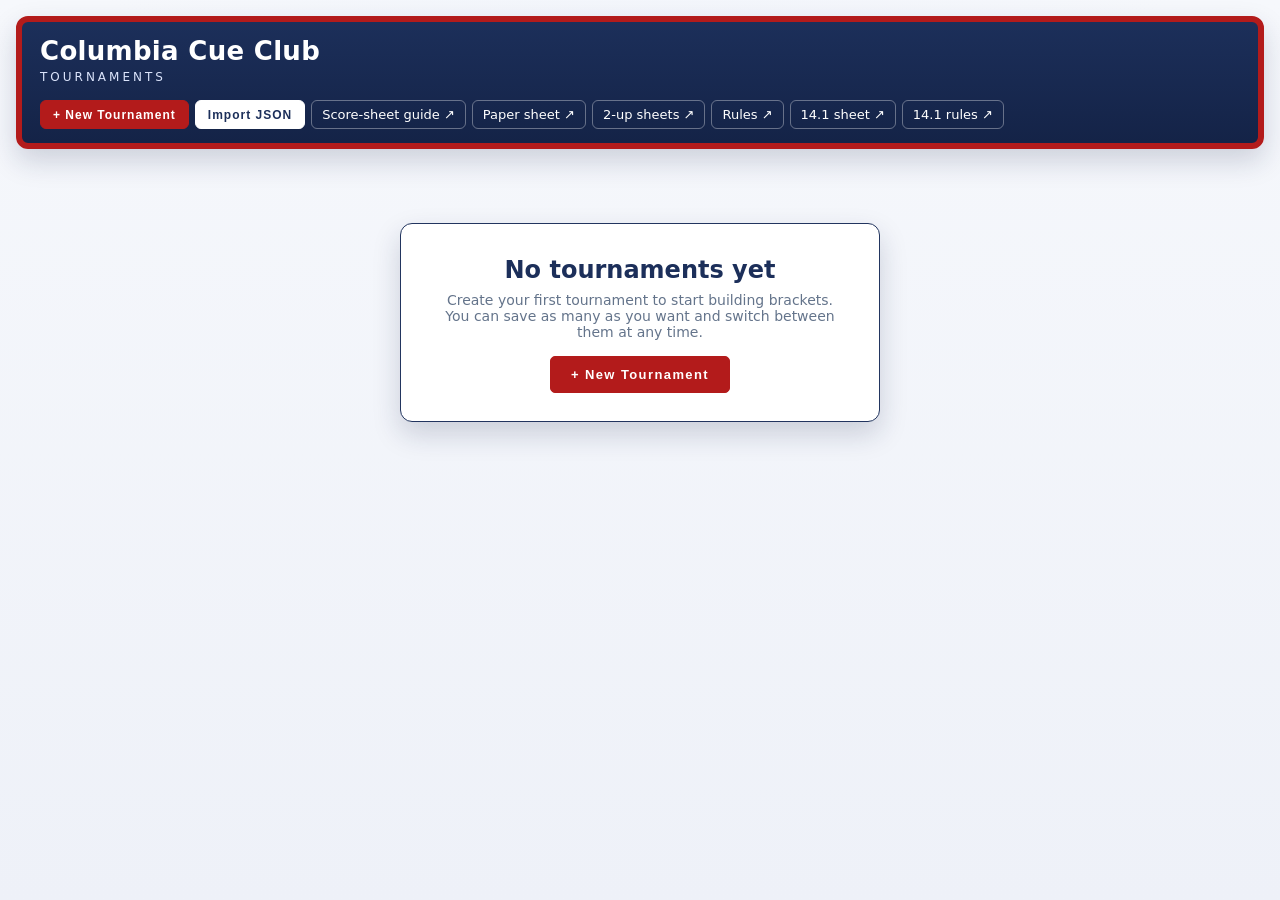
<file: index.html>
<!doctype html>
<html lang="en">
<head>
<meta charset="utf-8" />
<meta name="viewport" content="width=device-width, initial-scale=1" />
<title>Columbia Cue Club &mdash; Tournament Bracket &amp; Score Sheets</title>
<meta name="description" content="Double-elimination brackets for 8-Ball, 9-Ball, 10-Ball, One Pocket, Straight Pool (14.1), Bank Pool, and 15-Ball Rotation. Manage participants, record match scores, and export to Challonge. ColumbiaCueClub.com." />
<link rel="stylesheet" href="styles.css" />
</head>
<body>
  <!-- =============================== HOME VIEW (Tournaments list) =============================== -->
  <main class="app" id="homeView" hidden>
    <header class="apphdr">
      <div class="brandbar">
        <div>
          <h1>Columbia Cue Club</h1>
          <div class="tagline">Tournaments</div>
        </div>
        <div class="hdr-actions">
          <button type="button" data-action="new-tournament" class="primary-hdr">+ New Tournament</button>
          <button type="button" data-action="import-tournament-home">Import JSON</button>
          <a class="hdr-guide-link" href="docs/15ball-guide.pdf" target="_blank" rel="noopener" title="Printable score-sheet guide (PDF, color)">Score-sheet guide &#8599;</a>
          <a class="hdr-guide-link" href="docs/15ball-paper-sheet.pdf" target="_blank" rel="noopener" title="Blank paper score sheet (self-teaching, B&amp;W, photocopy-friendly)">Paper sheet &#8599;</a>
          <a class="hdr-guide-link" href="docs/15ball-paper-sheet-2up.pdf" target="_blank" rel="noopener" title="Two blank paper sheets per page, landscape (photocopy-friendly)">2-up sheets &#8599;</a>
          <a class="hdr-guide-link" href="docs/15ball-rules.pdf" target="_blank" rel="noopener" title="15-Ball Rotation Standard Rules, WPA-style (PDF)">Rules &#8599;</a>
          <a class="hdr-guide-link" href="docs/141-paper-sheet.pdf" target="_blank" rel="noopener" title="Straight Pool (14.1) paper score sheet &mdash; its QR points at the rules (PDF)">14.1 sheet &#8599;</a>
          <a class="hdr-guide-link" href="docs/141-rules.pdf" target="_blank" rel="noopener" title="Straight Pool (14.1) Standard Rules, WPA-style (PDF)">14.1 rules &#8599;</a>
          <input type="file" id="importTournamentHomeFile" accept="application/json" hidden />
        </div>
      </div>
    </header>

    <section class="tourneys" id="tourneysList">
      <!-- populated by app.js -->
    </section>

    <div class="emptyState" id="emptyState" hidden>
      <div class="emptyCard">
        <h2>No tournaments yet</h2>
        <p>Create your first tournament to start building brackets. You can save as many as you want and switch between them at any time.</p>
        <button type="button" data-action="new-tournament" class="primary">+ New Tournament</button>
      </div>
    </div>
  </main>

  <!-- =============================== BRACKET VIEW =============================== -->
  <main class="app" id="bracketView" hidden>
    <header class="apphdr">
      <div class="brandbar">
        <div class="brand-titles">
          <button type="button" class="backlink" data-action="go-home" aria-label="Back to tournaments">&larr; Tournaments</button>
          <h1 id="tournamentTitle">Tournament</h1>
          <div class="tagline" id="tournamentTagline">15-Ball Rotation &mdash; Double Elimination</div>
        </div>
        <div class="hdr-actions">
          <button type="button" data-action="rename-tournament" title="Rename this tournament">Rename</button>
          <button type="button" data-action="open-export-menu" title="Export or push to Challonge">Export &hellip;</button>
          <button type="button" data-action="import-tournament">Import</button>
          <a class="hdr-guide-link" href="docs/15ball-guide.pdf" target="_blank" rel="noopener" title="Printable score-sheet guide (PDF, color)">Guide &#8599;</a>
          <a class="hdr-guide-link" href="docs/15ball-paper-sheet.pdf" target="_blank" rel="noopener" title="Blank paper score sheet (self-teaching, B&amp;W, photocopy-friendly)">Paper &#8599;</a>
          <a class="hdr-guide-link" href="docs/15ball-paper-sheet-2up.pdf" target="_blank" rel="noopener" title="Two blank paper sheets per page, landscape (photocopy-friendly)">2-up &#8599;</a>
          <a class="hdr-guide-link" href="docs/15ball-rules.pdf" target="_blank" rel="noopener" title="15-Ball Rotation Standard Rules, WPA-style (PDF)">Rules &#8599;</a>
          <a class="hdr-guide-link" href="docs/141-paper-sheet.pdf" target="_blank" rel="noopener" title="Straight Pool (14.1) paper score sheet &mdash; its QR points at the rules (PDF)">14.1 sheet &#8599;</a>
          <a class="hdr-guide-link" href="docs/141-rules.pdf" target="_blank" rel="noopener" title="Straight Pool (14.1) Standard Rules, WPA-style (PDF)">14.1 rules &#8599;</a>
          <input type="file" id="importTournamentFile" accept="application/json" hidden />
        </div>
      </div>
    </header>

    <section class="setup" id="setup">
      <div class="col">
        <h3>Tournament Setup</h3>
        <label class="field">
          <span>Tournament Name</span>
          <input type="text" id="tName" placeholder="Labor Day Showdown 2026" />
        </label>
        <label class="field">
          <span>Date</span>
          <input type="date" id="tDate" />
        </label>
        <label class="field">
          <span>Start Time</span>
          <input type="time" id="tTime" step="900" />
        </label>
        <label class="field">
          <span>Number of Tables</span>
          <input type="number" id="tTableCount" inputmode="numeric" pattern="[0-9]*" min="1" max="64" step="1" value="6" />
          <small>How many physical playing surfaces in the venue.</small>
        </label>
        <label class="field">
          <span>Table Numbering <em style="font-weight:400;color:var(--muted);font-style:normal;">(optional)</em></span>
          <input type="text" id="tTableNaming" placeholder="1-6" />
          <small>Blank = Table 1&hellip;N. Or an offset range like <code>7-12</code>, or a comma list like <code>Stream, A, B</code>.</small>
        </label>
        <label class="field">
          <span>Game</span>
          <select id="tGame">
            <option value="fifteenBall">15-Ball Rotation</option>
            <option value="8ball">8-Ball</option>
            <option value="9ball">9-Ball</option>
            <option value="10ball">10-Ball</option>
            <option value="onepocket">One Pocket</option>
            <option value="14_1">Straight Pool (14.1)</option>
            <option value="banks">Bank Pool</option>
          </select>
          <small id="tGameHint">Rotation scoring by pocketed ball value.</small>
        </label>
        <label class="field">
          <span>Bracket Format</span>
          <select id="tFormat">
            <option value="double">Double Elimination &mdash; Double Final (must beat twice)</option>
            <option value="single">Double Elimination &mdash; Single Final (one decider)</option>
            <option value="single_elim">Single Elimination (one loss and you're out)</option>
          </select>
          <small>Double Elimination keeps a losers bracket; Single Final settles it with one grand final, Double Final needs a second game if the losers-bracket player wins it. Single Elimination has no losers bracket.</small>
        </label>
        <label class="field">
          <span id="tRaceLabel">Race To</span>
          <input type="number" id="tRaceTo" inputmode="numeric" pattern="[0-9]*" min="1" max="999" value="25" />
          <small id="tRaceHint">Points target per match — 25 or 50 here, since a 4-rack sheet tops out at 60 balls.</small>
        </label>
      </div>
      <div class="col">
        <h3>Participants <span class="pill" id="participantCount">0</span></h3>
        <p class="hint">One player per line. Optional Fargo rating in parentheses. Example: <code>Tyler Layton (476)</code>. Higher Fargo = higher seed.</p>
        <textarea id="participantList" rows="8" placeholder="Tyler Layton (476)&#10;David Scarth&#10;Matthew Wiederholt&#10;Jose Gonzalez&#10;Roberto&#10;Celso Tapia"></textarea>
        <div class="row">
          <button type="button" data-action="build-bracket" class="primary">Build Bracket</button>
          <button type="button" data-action="shuffle-participants">Shuffle Order</button>
          <button type="button" data-action="sort-by-fargo">Sort by Fargo</button>
          <button type="button" data-action="clear-participants">Clear</button>
        </div>
      </div>
    </section>

    <section class="bracketWrap" id="bracketWrap" hidden>
      <div class="statusbar">
        <div id="statusText"></div>
        <div>
          <button type="button" data-action="add-late-entry" class="primary" title="Add a player to the running bracket">+ Add Late Entry</button>
          <button type="button" data-action="print-bracket">Print Bracket</button>
          <!-- Decision 018's batch: pre-filled paper sheets for the whole first round,
               shown while Round 1 still has a sheet to print (app.js -> renderBracket). -->
          <button type="button" id="printRound1Btn" data-action="print-round1" hidden
                  title="Pre-filled paper sheets for the whole first round">&#128424; Print all Round 1 sheets</button>
          <button type="button" data-action="reset-bracket" class="danger">Reset Bracket</button>
        </div>
      </div>
      <div class="bracket" id="bracket"></div>
      <div class="champBanner" id="champBanner" hidden></div>
    </section>
  </main>

  <!-- =============================== MATCH SCORE SHEET MODAL ===============================
       One sheet per discipline: the body (rack grid or games race), the goal presets and the
       total's wording are built from sheets.js by renderSheetBody(). -->
  <div class="modal" id="matchModal" hidden aria-modal="true" role="dialog" aria-labelledby="matchTitle">
    <div class="modal-scrim" data-action="close-match"></div>
    <div class="modal-card">
      <div class="modal-hdr">
        <div>
          <div class="modal-eyebrow" id="matchEyebrow">Match</div>
          <h2 id="matchTitle">A vs B</h2>
        </div>
        <div class="modal-hdr-actions">
          <button type="button" class="sheet-back" data-action="sheet-to-score" id="sheetBackToScoreBtn" hidden>Back to Score Mode</button>
          <button type="button" class="iconbtn" data-action="close-match" aria-label="Close">&times;</button>
        </div>
      </div>

      <div class="modal-body">
        <p class="device-note" id="deviceNote">Saved on this device — this console has no server link, so the sheet stays in this browser.</p>
        <!-- The paper-style 15-Ball Rotation score sheet, scoped to one match -->
        <main class="sheet" id="sheet">
          <header class="hdr">
            <h1 id="sheetGameTitle">15-Ball Rotation</h1>
            <div class="subhdr"><span class="star">&#9733;</span> MATCH SCORE SHEET <span class="star">&#9733;</span></div>
            <div class="legend" aria-label="Cell legend">
              <span class="lg-swatch lg-edit"></span> <span>red = you edit</span>
              <span class="lg-sep">|</span>
              <span class="lg-swatch lg-calc"></span> <span>dashed = auto-calculated</span>
            </div>
          </header>

          <section class="players">
            <div class="pcard">
              <label class="line">PLAYER A: <input type="text" data-field="pAname" autocomplete="off" /></label>
              <div class="goalbox">
                <div class="goalttl">PLAYER A GOAL</div>
                <div class="goals" data-goals="A"><!-- goals come from the discipline, see renderGoals --></div>
              </div>
            </div>
            <div class="pcard">
              <label class="line">PLAYER B: <input type="text" data-field="pBname" autocomplete="off" /></label>
              <div class="goalbox">
                <div class="goalttl">PLAYER B GOAL</div>
                <div class="goals" data-goals="B"><!-- goals come from the discipline, see renderGoals --></div>
              </div>
            </div>
          </section>

          <section class="racks" id="racks"><!-- populated by app.js --></section>

          <!-- Games-won body: shown instead of the rack grid for the race disciplines. -->
          <section class="race counter-body" id="race" hidden>
            <div class="counter-grid">
              <div class="counter-side" data-side="A">
                <div class="counter-label">Player A</div>
                <div class="counter-name" id="raceANm">&mdash;</div>
                <div class="counter-controls">
                  <button type="button" class="counter-btn" data-race-dec="A" aria-label="Decrement Player A">&minus;</button>
                  <div class="counter-num" id="raceAScore">0</div>
                  <button type="button" class="counter-btn" data-race-inc="A" aria-label="Increment Player A">+</button>
                </div>
              </div>
              <div class="counter-vs">vs</div>
              <div class="counter-side" data-side="B">
                <div class="counter-label">Player B</div>
                <div class="counter-name" id="raceBNm">&mdash;</div>
                <div class="counter-controls">
                  <button type="button" class="counter-btn" data-race-dec="B" aria-label="Decrement Player B">&minus;</button>
                  <div class="counter-num" id="raceBScore">0</div>
                  <button type="button" class="counter-btn" data-race-inc="B" aria-label="Increment Player B">+</button>
                </div>
              </div>
            </div>
            <div class="counter-target" id="raceTarget">Goal 7</div>
            <p class="hint">Tap +/&minus; to record games won &mdash; or, on a touch screen, flick up/down on a player's half. The goal selects the winner but does not cap the tally &mdash; a run may finish past it, and a correction may go below zero. Change the winner in the box below if you need to.</p>
          </section>

          <section class="totals" id="sheetTotals">
            <div class="tcard">
              <h3>PLAYER A TOTALS</h3>
              <div class="trow">
                <label class="final"><span data-final-label>FINAL GAME TOTAL</span><input type="number" data-field="finalA" readonly /></label>
              </div>
            </div>
            <div class="tcard">
              <h3>PLAYER B TOTALS</h3>
              <div class="trow">
                <label class="final"><span data-final-label>FINAL GAME TOTAL</span><input type="number" data-field="finalB" readonly /></label>
              </div>
            </div>
          </section>

          <section class="sigblock">
            <div class="sigttl">SIGNATURES:</div>
            <div class="sigs">
              <label>PLAYER A:<input type="text" data-field="sigA" autocomplete="off" /></label>
              <label>PLAYER B:<input type="text" data-field="sigB" autocomplete="off" /></label>
            </div>
            <div class="winner">
              WINNER:
              <label><input type="radio" name="winner" value="A" /><span data-winner="A">Player A</span></label>
              <label><input type="radio" name="winner" value="B" /><span data-winner="B">Player B</span></label>
            </div>
            <div class="brand"><a href="https://ColumbiaCueClub.com" target="_blank" rel="noopener">ColumbiaCueClub.com</a></div>
          </section>
        </main>
      </div>

      <div class="modal-actions">
        <button type="button" data-action="clear-match" class="ghost">Clear</button>
        <div class="spacer"></div>
        <button type="button" data-action="close-match" class="ghost" id="closeMatchBtn">Cancel</button>
        <button type="button" data-action="save-match" class="primary" id="saveMatchBtn">Save Result</button>
      </div>
    </div>
  </div>

  <!-- =============================== SCORE MODE ===============================
       A fixed, non-scrolling two-half tally: the whole half is the swipe target, and the
       arrows above/below the score take the same step. Names live in the halves. -->
  <div class="score-mode" id="scoreMode" hidden aria-modal="true" role="dialog" aria-label="Score mode">
    <div class="sm-halves">
      <div class="sm-side" data-side="A">
        <div class="sm-name" id="smANm">Player A</div>
        <button type="button" class="sm-btn sm-plus" data-sm-inc="A" aria-label="Add a game to Player A"><svg class="sm-icon" viewBox="0 0 100 100" aria-hidden="true"><path fill="currentColor" fill-rule="evenodd" d="M50 10 L90 84 L10 84 Z M45 46 H55 V53 H61 V63 H55 V70 H45 V63 H39 V53 H45 Z"/></svg></button>
        <button type="button" class="sm-score" id="smAScore" data-sm-inc="A" aria-live="polite" aria-label="Add a game to Player A">0</button>
        <button type="button" class="sm-btn sm-minus" data-sm-dec="A" aria-label="Remove a game from Player A"><svg class="sm-icon" viewBox="0 0 100 100" aria-hidden="true"><path fill="currentColor" fill-rule="evenodd" d="M50 90 L10 16 L90 16 Z M36 50 H64 V60 H36 Z"/></svg></button>
      </div>
      <div class="sm-side" data-side="B">
        <div class="sm-name" id="smBNm">Player B</div>
        <button type="button" class="sm-btn sm-plus" data-sm-inc="B" aria-label="Add a game to Player B"><svg class="sm-icon" viewBox="0 0 100 100" aria-hidden="true"><path fill="currentColor" fill-rule="evenodd" d="M50 10 L90 84 L10 84 Z M45 46 H55 V53 H61 V63 H55 V70 H45 V63 H39 V53 H45 Z"/></svg></button>
        <button type="button" class="sm-score" id="smBScore" data-sm-inc="B" aria-live="polite" aria-label="Add a game to Player B">0</button>
        <button type="button" class="sm-btn sm-minus" data-sm-dec="B" aria-label="Remove a game from Player B"><svg class="sm-icon" viewBox="0 0 100 100" aria-hidden="true"><path fill="currentColor" fill-rule="evenodd" d="M50 90 L10 16 L90 16 Z M36 50 H64 V60 H36 Z"/></svg></button>
      </div>
    </div>
    <div class="sm-bar">
      <div class="sm-bar-left">
        <button type="button" class="ghost" data-action="score-mode-sheet">View Score Sheet</button>
      </div>
      <div class="sm-center">
        <span class="sm-target" id="smTarget">Goal 7</span>
        <button type="button" class="sm-winner" id="smWinner" data-action="score-mode-winner">No winner</button>
      </div>
      <div class="sm-bar-right">
        <button type="button" class="ghost" data-action="score-mode-exit">Done</button>
        <button type="button" class="primary" data-action="score-mode-save">Save result</button>
      </div>
    </div>
  </div>

  <!-- =============================== EXPORT MENU MODAL =============================== -->
  <div class="modal" id="exportModal" hidden aria-modal="true" role="dialog" aria-labelledby="exportTitle">
    <div class="modal-scrim" data-action="close-export"></div>
    <div class="modal-card modal-card-sm">
      <div class="modal-hdr">
        <div>
          <div class="modal-eyebrow">Export</div>
          <h2 id="exportTitle">Export tournament</h2>
        </div>
        <button type="button" class="iconbtn" data-action="close-export" aria-label="Close">&times;</button>
      </div>
      <div class="modal-body pad">
        <div class="export-option">
          <div>
            <strong>Download JSON</strong>
            <p>Full tournament state as a portable JSON file. Re-importable into this app.</p>
          </div>
          <button type="button" data-action="export-json" class="primary">Download</button>
        </div>
        <div class="export-option">
          <div>
            <strong>Challonge CSV</strong>
            <p>Player list formatted for Challonge's CSV import (Name, Seed, Misc). Paste into a new Challonge tournament's participants panel.</p>
          </div>
          <button type="button" data-action="export-challonge-csv" class="primary">Download CSV</button>
        </div>
        <div class="export-option">
          <div>
            <strong>Push to Challonge <span class="pill-soon">requires backend</span></strong>
            <p>Create the tournament on Challonge, bulk-add participants with seeds, and post match scores via API. Needs the Cue Club backend to be running.</p>
          </div>
          <button type="button" data-action="push-challonge" class="primary" disabled>Push</button>
        </div>
        <div class="export-option">
          <div>
            <strong>Match scores as CSV</strong>
            <p>One row per decided match: Winner, Loser, WinnerScore, LoserScore, Game, Round. Useful for FargoRate submission (email support@fargorate.com with this attached).</p>
          </div>
          <button type="button" data-action="export-matches-csv" class="primary">Download CSV</button>
        </div>
      </div>
    </div>
  </div>

  <!-- =============================== LATE-ENTRY MODAL =============================== -->
  <div class="modal" id="lateEntryModal" hidden aria-modal="true" role="dialog" aria-labelledby="lateEntryTitle">
    <div class="modal-scrim" data-action="close-late-entry"></div>
    <div class="modal-card modal-card-sm">
      <div class="modal-hdr">
        <div>
          <div class="modal-eyebrow">Add Late Entry</div>
          <h2 id="lateEntryTitle">Player joining after start</h2>
        </div>
        <button type="button" class="iconbtn" data-action="close-late-entry" aria-label="Close">&times;</button>
      </div>
      <div class="modal-body pad">
        <label class="field-block">
          <span>Player name</span>
          <input type="text" id="lateEntryName" placeholder="e.g. John Smith" autocomplete="off" />
        </label>
        <label class="field-block">
          <span>Fargo rating (optional)</span>
          <input type="number" id="lateEntryFargo" inputmode="numeric" pattern="[0-9]*" min="0" max="999" step="1" placeholder="e.g. 476" />
        </label>
        <fieldset class="field-block">
          <legend>Where should they enter the bracket?</legend>
          <label class="radio-tile">
            <input type="radio" name="lateEntrySide" value="W" checked />
            <div>
              <strong>Winners bracket</strong>
              <p>Enter with a bye at the earliest open W-round slot. Most common for players who show up right after registration closes.</p>
            </div>
          </label>
          <label class="radio-tile">
            <input type="radio" name="lateEntrySide" value="L" />
            <div>
              <strong>Losers bracket</strong>
              <p>Enter directly into the L-bracket at the earliest open slot. Treats late entry as one loss already taken.</p>
            </div>
          </label>
        </fieldset>
        <p class="hint">The bracket keeps every decided match and every currently paired match. The new player fills the first open slot in their chosen side.</p>
      </div>
      <div class="modal-actions">
        <div class="spacer"></div>
        <button type="button" data-action="close-late-entry" class="ghost">Cancel</button>
        <button type="button" data-action="confirm-late-entry" class="primary">Add to Bracket</button>
      </div>
    </div>
  </div>

  <div class="toast" id="toast" role="status" aria-live="polite"></div>

  <script src="bracket.js"></script>
  <script src="tables.js"></script>
  <script src="sheets.js"></script>
  <script src="sheet-queue.js"></script>
  <script src="app.js"></script>
</body>
</html>
</file>
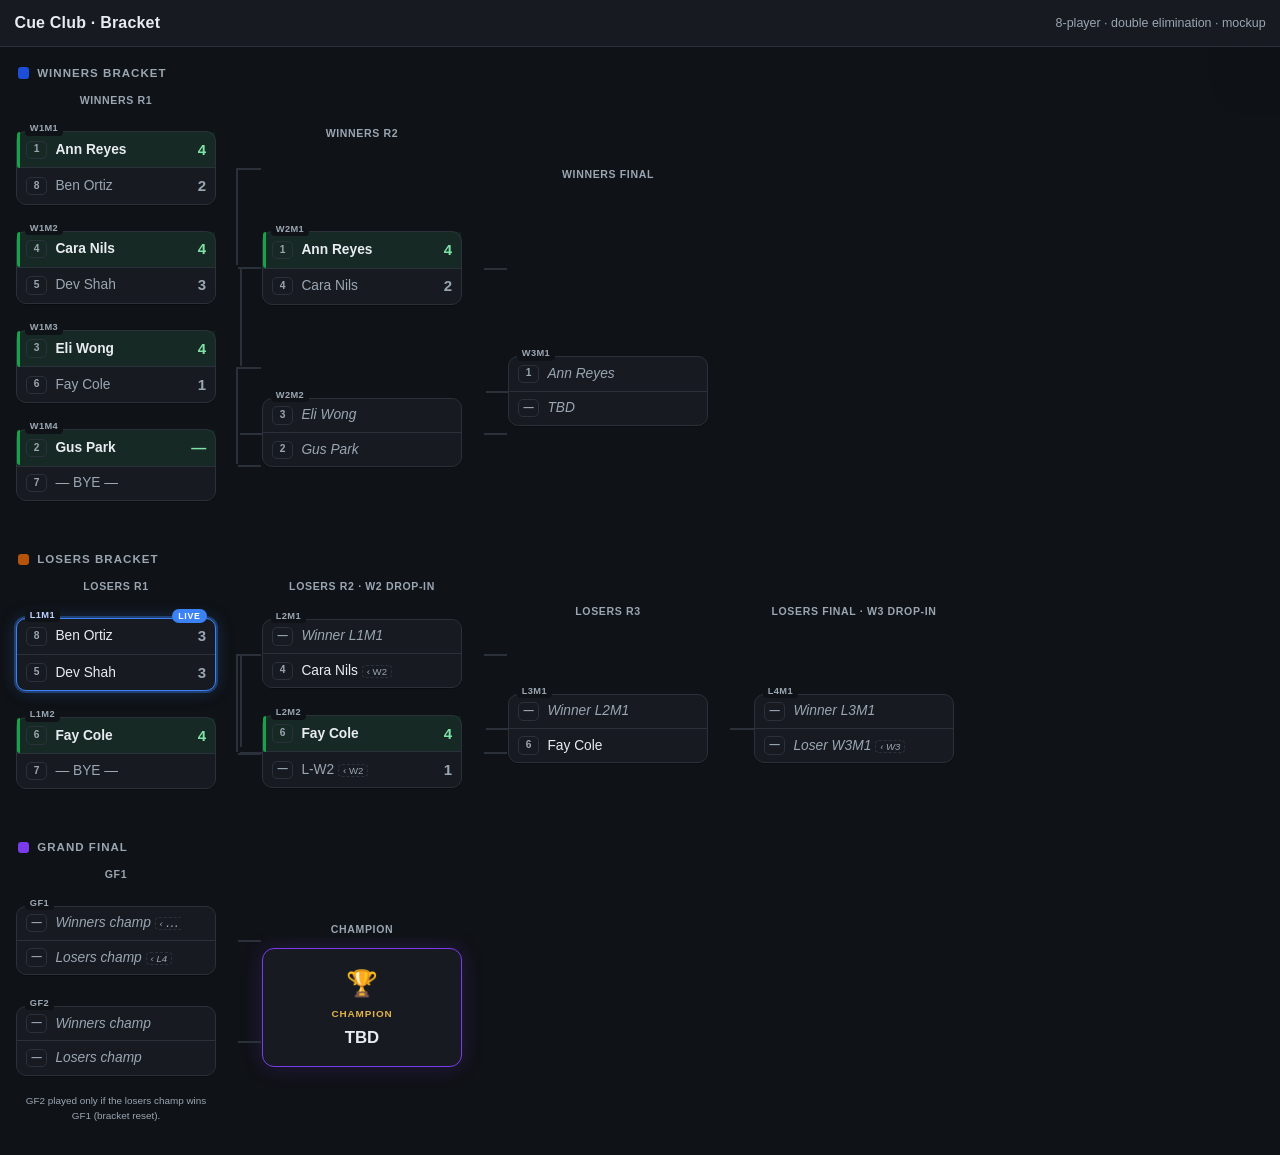
<file: bracket-mockup.html>
<!doctype html>
<html lang="en">
<head>
<meta charset="utf-8" />
<meta name="viewport" content="width=device-width, initial-scale=1, viewport-fit=cover" />
<title>Bracket mockup — 8-player double elimination</title>
<style>
  :root{
    --bg:#0f1216; --panel:#171b21; --panel2:#1e232b; --line:#2a313b;
    --fg:#e8ecf1; --mut:#9aa6b2; --pri:#3b82f6; --pri2:#2563eb;
    --ok:#16a34a; --warn:#d97706; --bad:#dc2626;
    --chipW:#1d4ed8; --chipL:#b45309; --chipGF:#7c3aed; --gold:#e0b34a;
    color-scheme: dark;

    --card-w: 200px;      /* match card width */
    --gap-x: 46px;        /* space for the connector column between rounds */
    --pair-gap: 26px;     /* vertical gap between the two cards of a feeding pair */
  }
  *{box-sizing:border-box}
  body{margin:0;background:var(--bg);color:var(--fg);
    font:15px/1.45 -apple-system,Segoe UI,Roboto,Helvetica,Arial,sans-serif;
    padding:env(safe-area-inset-top) env(safe-area-inset-right) env(safe-area-inset-bottom) env(safe-area-inset-left)}
  header.top{position:sticky;top:0;z-index:30;background:var(--panel);border-bottom:1px solid var(--line);
    display:flex;align-items:center;gap:.6rem;padding:.7rem .9rem}
  header.top h1{font-size:1rem;margin:0;font-weight:700;letter-spacing:.2px}
  header.top .who{margin-left:auto;font-size:.78rem;color:var(--mut)}

  /* ---- scroll canvas ---- */
  .scroller{overflow-x:auto;overflow-y:hidden;padding:1rem 1rem 2rem;position:relative}
  .scroller::-webkit-scrollbar{height:10px}
  .scroller::-webkit-scrollbar-thumb{background:var(--line);border-radius:6px}
  .canvas{display:inline-flex;flex-direction:column;gap:2.2rem;min-width:min-content}

  /* ---- a bracket region (Winners / Losers) ---- */
  .region{position:relative}
  .region-title{display:inline-flex;align-items:center;gap:.5rem;font-size:.72rem;font-weight:700;
    text-transform:uppercase;letter-spacing:.09em;color:var(--mut);margin:0 0 .55rem 2px}
  .region-title .dot{width:.7rem;height:.7rem;border-radius:3px}
  .region.win  .region-title .dot{background:var(--chipW)}
  .region.los  .region-title .dot{background:var(--chipL)}
  .region.gf   .region-title .dot{background:var(--chipGF)}

  .rounds{display:flex;align-items:stretch}
  .round{display:flex;flex-direction:column;justify-content:space-around;
    width:var(--card-w);margin-right:var(--gap-x);flex:0 0 auto}
  .round:last-child{margin-right:0}
  .round-head{position:sticky;top:0;z-index:10;font-size:.66rem;font-weight:700;letter-spacing:.06em;
    text-transform:uppercase;color:var(--mut);text-align:center;margin-bottom:.5rem;
    padding:.15rem 0;background:linear-gradient(var(--bg),var(--bg) 70%,transparent)}

  /* ---- match card ---- */
  .match{position:relative;background:var(--panel);border:1px solid var(--line);border-radius:10px;
    margin:calc(var(--pair-gap)/2) 0;box-shadow:0 1px 0 rgba(0,0,0,.3)}
  .slot{display:flex;align-items:center;gap:.5rem;padding:.42rem .55rem}
  .slot + .slot{border-top:1px solid var(--line)}
  .seed{font-size:.64rem;font-weight:700;color:var(--mut);min-width:1.35rem;text-align:center;
    border:1px solid var(--line);border-radius:5px;padding:.05rem .1rem;font-variant-numeric:tabular-nums}
  .name{flex:1;min-width:0;white-space:nowrap;overflow:hidden;text-overflow:ellipsis;font-size:.86rem}
  .score{font-variant-numeric:tabular-nums;font-weight:700;color:var(--mut);min-width:1.1rem;text-align:right}
  .slot.win{background:rgba(22,163,74,.10)}
  .slot.win .name{font-weight:700;color:var(--fg)}
  .slot.win .score{color:#7ee2a6}
  .slot.win::before{content:"";position:absolute;left:0;width:3px;top:0;height:50%;background:var(--ok);border-radius:3px 0 0 3px}
  .match.bottomwin .slot.win::before{top:50%}
  .slot.lose .name{color:var(--mut)}
  .slot.tbd .name{color:var(--mut);font-style:italic}
  .slot.bye .name{color:var(--mut)}
  .origin{font-size:.6rem;color:var(--mut);border:1px dashed var(--line);border-radius:4px;padding:0 .25rem}

  .mlabel{position:absolute;top:-.62rem;left:.5rem;font-size:.58rem;font-weight:700;letter-spacing:.04em;
    color:var(--mut);background:var(--bg);padding:0 .3rem;border-radius:4px}

  /* live match highlight */
  .match.is-live{border-color:var(--pri);box-shadow:0 0 0 2px rgba(59,130,246,.35),0 0 18px rgba(59,130,246,.25)}
  .match.is-live .mlabel{color:#bcd2ff}
  .live-pill{position:absolute;top:-.62rem;right:.5rem;font-size:.55rem;font-weight:800;letter-spacing:.08em;
    color:#fff;background:var(--pri);padding:.05rem .4rem;border-radius:999px;animation:pulse 1.6s ease-in-out infinite}
  @keyframes pulse{0%,100%{box-shadow:0 0 0 0 rgba(59,130,246,.5)}50%{box-shadow:0 0 0 5px rgba(59,130,246,0)}}

  /* ---- connectors ---- */
  .round:not(:last-child) .match::after{content:"";position:absolute;right:calc(-1 * var(--gap-x));top:50%;
    width:calc(var(--gap-x)/2);height:2px;background:var(--line)}
  .round:not(:last-child) .match.pair-top::before{content:"";position:absolute;
    right:calc(-1 * var(--gap-x)/2);top:50%;width:2px;background:var(--line);
    height:calc(100% + var(--pair-gap));z-index:0}
  .lead::before{content:"";position:absolute;left:calc(-1 * var(--gap-x)/2);top:50%;
    width:calc(var(--gap-x)/2);height:2px;background:var(--line)}

  /* ---- Grand Final region ---- */
  .gf .rounds{align-items:center}
  .champ{width:var(--card-w);display:flex;flex-direction:column;align-items:center;justify-content:center;
    gap:.3rem;background:var(--panel);border:1px solid var(--chipGF);border-radius:12px;padding:1rem .6rem;
    box-shadow:0 0 22px rgba(124,58,237,.22)}
  .champ .trophy{font-size:1.6rem}
  .champ .who2{font-weight:800;font-size:1.05rem}
  .champ .cap{font-size:.62rem;text-transform:uppercase;letter-spacing:.09em;color:var(--gold);font-weight:700}
  .cond{font-size:.62rem;color:var(--mut);text-align:center;margin-top:.35rem}

  /* right-edge scroll hint */
  .scroller::after{content:"";position:sticky;right:0;top:0;float:right;width:26px;height:1px;
    box-shadow:22px 0 26px 20px var(--bg)}

  @media (max-width:640px){
    :root{--card-w:158px;--gap-x:32px;--pair-gap:18px}
    .name{font-size:.8rem}
  }
</style>
</head>
<body>
  <header class="top">
    <h1>Cue Club · Bracket</h1>
    <div class="who">8-player · double elimination · mockup</div>
  </header>

  <div class="scroller">
   <div class="canvas">

    <!-- ================= WINNERS ================= -->
    <section class="region win">
      <div class="region-title"><span class="dot"></span>Winners bracket</div>
      <div class="rounds">

        <!-- W Round 1 : 4 matches -->
        <div class="round">
          <div class="round-head">Winners R1</div>
          <div class="match pair-top"><span class="mlabel">W1M1</span>
            <div class="slot win"><span class="seed">1</span><span class="name">Ann Reyes</span><span class="score">4</span></div>
            <div class="slot lose"><span class="seed">8</span><span class="name">Ben Ortiz</span><span class="score">2</span></div>
          </div>
          <div class="match"><span class="mlabel">W1M2</span>
            <div class="slot win"><span class="seed">4</span><span class="name">Cara Nils</span><span class="score">4</span></div>
            <div class="slot lose"><span class="seed">5</span><span class="name">Dev Shah</span><span class="score">3</span></div>
          </div>
          <div class="match pair-top"><span class="mlabel">W1M3</span>
            <div class="slot win"><span class="seed">3</span><span class="name">Eli Wong</span><span class="score">4</span></div>
            <div class="slot lose"><span class="seed">6</span><span class="name">Fay Cole</span><span class="score">1</span></div>
          </div>
          <!-- BYE example: seed 2 auto-advances -->
          <div class="match"><span class="mlabel">W1M4</span>
            <div class="slot win"><span class="seed">2</span><span class="name">Gus Park</span><span class="score">—</span></div>
            <div class="slot lose bye"><span class="seed">7</span><span class="name">— BYE —</span><span class="score"></span></div>
          </div>
        </div>

        <!-- W Round 2 : 2 matches -->
        <div class="round">
          <div class="round-head">Winners R2</div>
          <div class="match pair-top lead"><span class="mlabel">W2M1</span>
            <div class="slot win"><span class="seed">1</span><span class="name">Ann Reyes</span><span class="score">4</span></div>
            <div class="slot lose"><span class="seed">4</span><span class="name">Cara Nils</span><span class="score">2</span></div>
          </div>
          <div class="match lead"><span class="mlabel">W2M2</span>
            <div class="slot tbd"><span class="seed">3</span><span class="name">Eli Wong</span><span class="score"></span></div>
            <div class="slot tbd"><span class="seed">2</span><span class="name">Gus Park</span><span class="score"></span></div>
          </div>
        </div>

        <!-- W Round 3 : Winners final -->
        <div class="round">
          <div class="round-head">Winners final</div>
          <div class="match lead"><span class="mlabel">W3M1</span>
            <div class="slot tbd"><span class="seed">1</span><span class="name">Ann Reyes</span><span class="score"></span></div>
            <div class="slot tbd"><span class="seed">—</span><span class="name">TBD</span><span class="score"></span></div>
          </div>
        </div>
      </div>
    </section>

    <!-- ================= LOSERS ================= -->
    <section class="region los">
      <div class="region-title"><span class="dot"></span>Losers bracket</div>
      <div class="rounds">

        <!-- L1 : 2 matches (W1 losers, cross-paired) -->
        <div class="round">
          <div class="round-head">Losers R1</div>
          <div class="match is-live pair-top"><span class="mlabel">L1M1</span><span class="live-pill">LIVE</span>
            <div class="slot"><span class="seed">8</span><span class="name">Ben Ortiz</span><span class="score">3</span></div>
            <div class="slot"><span class="seed">5</span><span class="name">Dev Shah</span><span class="score">3</span></div>
          </div>
          <div class="match"><span class="mlabel">L1M2</span>
            <div class="slot win"><span class="seed">6</span><span class="name">Fay Cole</span><span class="score">4</span></div>
            <div class="slot lose bye"><span class="seed">7</span><span class="name">— BYE —</span><span class="score"></span></div>
          </div>
        </div>

        <!-- L2 : 2 matches (L1 winners + W2 losers drop in) -->
        <div class="round">
          <div class="round-head">Losers R2 · W2 drop-in</div>
          <div class="match pair-top lead"><span class="mlabel">L2M1</span>
            <div class="slot tbd"><span class="seed">—</span><span class="name">Winner L1M1</span><span class="score"></span></div>
            <div class="slot"><span class="seed">4</span><span class="name">Cara Nils <span class="origin">‹ W2</span></span><span class="score"></span></div>
          </div>
          <div class="match lead"><span class="mlabel">L2M2</span>
            <div class="slot win"><span class="seed">6</span><span class="name">Fay Cole</span><span class="score">4</span></div>
            <div class="slot lose"><span class="seed">—</span><span class="name">L-W2 <span class="origin">‹ W2</span></span><span class="score">1</span></div>
          </div>
        </div>

        <!-- L3 : 1 match (consolidate L2 winners) -->
        <div class="round">
          <div class="round-head">Losers R3</div>
          <div class="match lead"><span class="mlabel">L3M1</span>
            <div class="slot tbd"><span class="seed">—</span><span class="name">Winner L2M1</span><span class="score"></span></div>
            <div class="slot"><span class="seed">6</span><span class="name">Fay Cole</span><span class="score"></span></div>
          </div>
        </div>

        <!-- L4 : Losers final (L3 winner + W3 loser drop-in) -->
        <div class="round">
          <div class="round-head">Losers final · W3 drop-in</div>
          <div class="match lead"><span class="mlabel">L4M1</span>
            <div class="slot tbd"><span class="seed">—</span><span class="name">Winner L3M1</span><span class="score"></span></div>
            <div class="slot tbd"><span class="seed">—</span><span class="name">Loser W3M1 <span class="origin">‹ W3</span></span><span class="score"></span></div>
          </div>
        </div>
      </div>
    </section>

    <!-- ================= GRAND FINAL ================= -->
    <section class="region gf">
      <div class="region-title"><span class="dot"></span>Grand final</div>
      <div class="rounds">
        <div class="round">
          <div class="round-head">GF1</div>
          <div class="match"><span class="mlabel">GF1</span>
            <div class="slot tbd"><span class="seed">—</span><span class="name">Winners champ <span class="origin">‹ W3</span></span><span class="score"></span></div>
            <div class="slot tbd"><span class="seed">—</span><span class="name">Losers champ <span class="origin">‹ L4</span></span><span class="score"></span></div>
          </div>
          <div class="match" style="margin-top:1.1rem"><span class="mlabel">GF2</span>
            <div class="slot tbd"><span class="seed">—</span><span class="name">Winners champ</span><span class="score"></span></div>
            <div class="slot tbd"><span class="seed">—</span><span class="name">Losers champ</span><span class="score"></span></div>
          </div>
          <div class="cond">GF2 played only if the losers champ wins GF1 (bracket reset).</div>
        </div>

        <div class="round">
          <div class="round-head">Champion</div>
          <div class="champ">
            <div class="trophy">🏆</div>
            <div class="cap">Champion</div>
            <div class="who2">TBD</div>
          </div>
        </div>
      </div>
    </section>

   </div>
  </div>
</body>
</html>
</file>
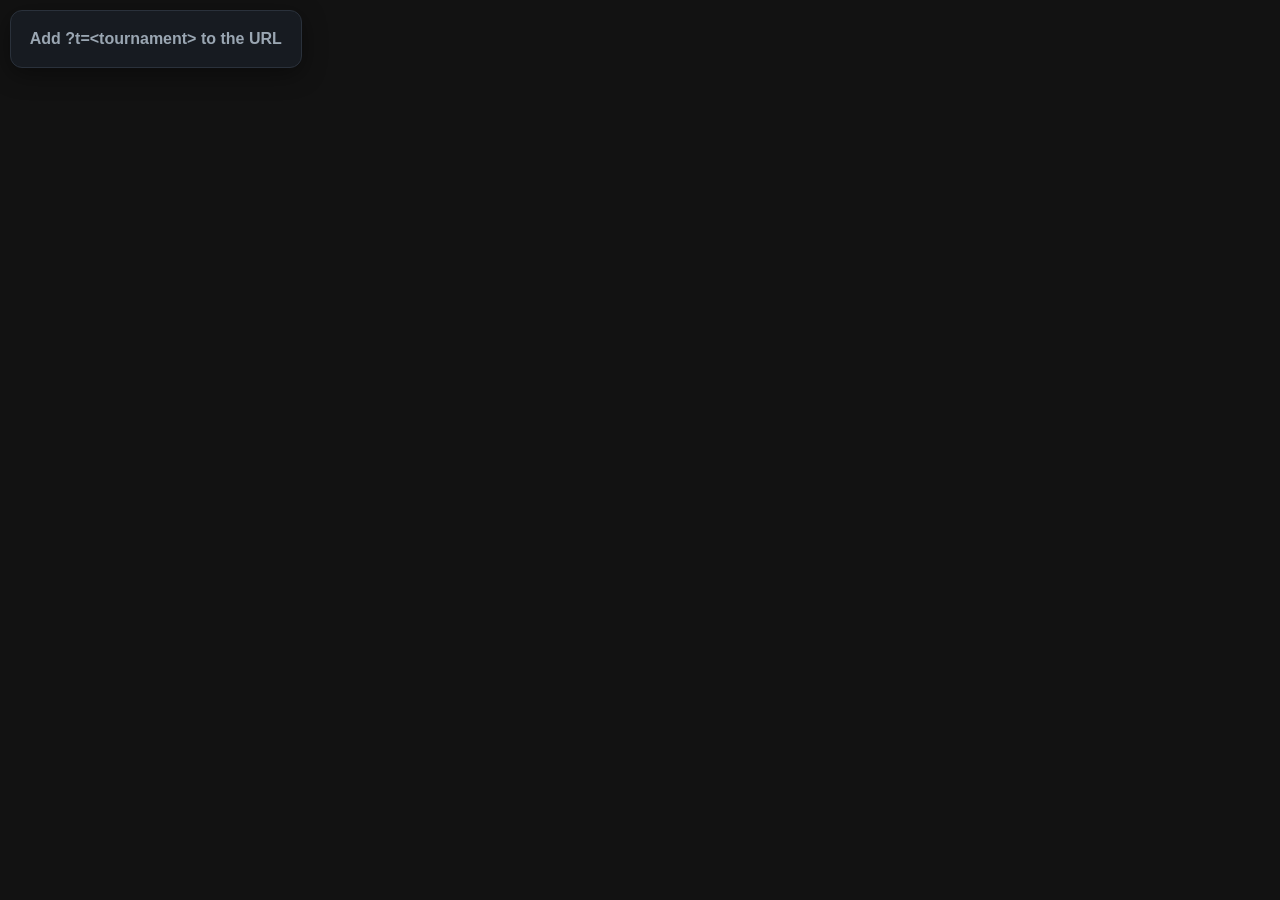
<file: overlay-bracket.html>
<!doctype html>
<html lang="en">
<head>
<meta charset="utf-8" />
<meta name="viewport" content="width=device-width, initial-scale=1, viewport-fit=cover" />
<title>Cue Club — Bracket Overlay</title>
<meta name="description" content="Standalone OBS Browser Source: full connected-tree double-elimination bracket, read-only and live-updating." />
<style>
  :root{
    --bg:#0f1216; --panel:#171b21; --panel2:#1e232b; --line:#2a313b;
    --fg:#e8ecf1; --mut:#9aa6b2; --pri:#3b82f6; --pri2:#2563eb;
    --ok:#16a34a; --warn:#d97706; --bad:#dc2626; --chipW:#1d4ed8; --chipL:#b45309; --chipGF:#7c3aed;
    color-scheme: dark;
  }
  *{box-sizing:border-box}
  /* Transparent page background for compositing over video in OBS; cards keep their
     own panel background so they stay readable. */
  html,body{margin:0;background:transparent}
  body{font:16px/1.5 -apple-system,Segoe UI,Roboto,Helvetica,Arial,sans-serif;color:var(--fg)}
  #app{padding:.6rem}
  .standby{display:inline-block;background:var(--panel);border:1px solid var(--line);border-radius:12px;
    padding:1rem 1.2rem;color:var(--mut);font-weight:600;box-shadow:0 6px 24px rgba(0,0,0,.4)}

  /* ---- connected-tree bracket (namespaced under .bracket; ported from live.html) ---- */
  .bracket{--gold:#e0b34a;
    --card-w:200px;    /* match card width */
    --gap-x:46px;      /* space for the connector column between rounds */
    --pair-gap:26px;   /* vertical gap between the two cards of a feeding pair */
  }
  .bracket .scroller{overflow-x:auto;overflow-y:hidden;padding:.4rem .2rem 1.4rem;position:relative}
  .bracket .scroller::-webkit-scrollbar{height:10px}
  .bracket .scroller::-webkit-scrollbar-thumb{background:var(--line);border-radius:6px}
  .bracket .canvas{display:inline-flex;flex-direction:column;gap:2.2rem;min-width:min-content}

  .bracket .region{position:relative}
  .bracket .region-title{display:inline-flex;align-items:center;gap:.5rem;font-size:.72rem;font-weight:700;
    text-transform:uppercase;letter-spacing:.09em;color:var(--mut);margin:0 0 .55rem 2px}
  .bracket .region-title .dot{width:.7rem;height:.7rem;border-radius:3px}
  .bracket .region.win  .region-title .dot{background:var(--chipW)}
  .bracket .region.los  .region-title .dot{background:var(--chipL)}
  .bracket .region.gf   .region-title .dot{background:var(--chipGF)}

  .bracket .rounds{display:flex;align-items:stretch}
  .bracket .round{display:flex;flex-direction:column;justify-content:space-around;
    width:var(--card-w);margin-right:var(--gap-x);flex:0 0 auto}
  .bracket .round:last-child{margin-right:0}
  .bracket .round-head{position:sticky;top:0;z-index:5;font-size:.66rem;font-weight:700;letter-spacing:.06em;
    text-transform:uppercase;color:var(--mut);text-align:center;margin-bottom:.5rem;
    padding:.15rem 0;background:linear-gradient(var(--panel),var(--panel) 70%,transparent)}

  .bracket .match{position:relative;display:block;background:var(--panel);border:1px solid var(--line);border-radius:10px;
    margin:calc(var(--pair-gap)/2) 0;box-shadow:0 1px 0 rgba(0,0,0,.3)}
  .bracket .slot{display:flex;align-items:center;gap:.5rem;padding:.42rem .55rem;width:100%;text-align:left;
    background:transparent;border:0;color:var(--fg);font:inherit;min-height:0;border-radius:0}
  .bracket .slot + .slot{border-top:1px solid var(--line)}
  .bracket .seed{font-size:.64rem;font-weight:700;color:var(--mut);min-width:1.35rem;text-align:center;
    border:1px solid var(--line);border-radius:5px;padding:.05rem .1rem;font-variant-numeric:tabular-nums;flex:0 0 auto}
  .bracket .name{flex:1;min-width:0;white-space:nowrap;overflow:hidden;text-overflow:ellipsis;font-size:.86rem}
  .bracket .score{font-variant-numeric:tabular-nums;font-weight:700;color:var(--mut);min-width:1.1rem;text-align:right;flex:0 0 auto}
  .bracket .slot.win{background:rgba(22,163,74,.10)}
  .bracket .slot.win .name{font-weight:700;color:var(--fg)}
  .bracket .slot.win .score{color:#7ee2a6}
  .bracket .slot.win::before{content:"";position:absolute;left:0;width:3px;top:0;height:50%;background:var(--ok);border-radius:3px 0 0 3px}
  .bracket .match.bottomwin .slot.win::before{top:50%}
  .bracket .slot.lose .name{color:var(--mut)}
  .bracket .slot.tbd .name{color:var(--mut);font-style:italic}
  .bracket .slot.bye .name{color:var(--mut)}
  .bracket .origin{font-size:.6rem;color:var(--mut);border:1px dashed var(--line);border-radius:4px;padding:0 .25rem}

  .bracket .mlabel{position:absolute;top:-.62rem;left:.5rem;font-size:.58rem;font-weight:700;letter-spacing:.04em;
    color:var(--mut);background:var(--panel);padding:0 .3rem;border-radius:4px;z-index:2}

  .bracket .match.is-live{border-color:var(--pri);box-shadow:0 0 0 2px rgba(59,130,246,.35),0 0 18px rgba(59,130,246,.25)}
  .bracket .match.is-live .mlabel{color:#bcd2ff}
  .bracket .live-pill{position:absolute;top:-.62rem;right:.5rem;font-size:.55rem;font-weight:800;letter-spacing:.08em;
    color:#fff;background:var(--pri);padding:.05rem .4rem;border-radius:999px;z-index:2;animation:bracketPulse 1.6s ease-in-out infinite}
  @keyframes bracketPulse{0%,100%{box-shadow:0 0 0 0 rgba(59,130,246,.5)}50%{box-shadow:0 0 0 5px rgba(59,130,246,0)}}

  .bracket .round:not(:last-child) .match::after{content:"";position:absolute;right:calc(-1 * var(--gap-x));top:50%;
    width:calc(var(--gap-x)/2);height:2px;background:var(--line)}
  .bracket .round:not(:last-child) .match.pair-top::before{content:"";position:absolute;
    right:calc(-1 * var(--gap-x)/2);top:50%;width:2px;background:var(--line);
    height:calc(100% + var(--pair-gap));z-index:0}
  .bracket .lead::before{content:"";position:absolute;left:calc(-1 * var(--gap-x)/2);top:50%;
    width:calc(var(--gap-x)/2);height:2px;background:var(--line)}

  .bracket .gf .rounds{align-items:center}
  .bracket .champ{width:var(--card-w);display:flex;flex-direction:column;align-items:center;justify-content:center;
    gap:.3rem;background:var(--panel);border:1px solid var(--chipGF);border-radius:12px;padding:1rem .6rem;
    box-shadow:0 0 22px rgba(124,58,237,.22)}
  .bracket .champ .trophy{font-size:1.6rem}
  .bracket .champ .who2{font-weight:800;font-size:1.05rem}
  .bracket .champ .cap{font-size:.62rem;text-transform:uppercase;letter-spacing:.09em;color:var(--gold);font-weight:700}
  .bracket .cond{font-size:.62rem;color:var(--mut);text-align:center;margin-top:.35rem}

  @media (max-width:640px){
    .bracket{--card-w:158px;--gap-x:32px;--pair-gap:18px}
    .bracket .name{font-size:.8rem}
  }
</style>
</head>
<body>
  <div id="app"><div class="standby">Standing by…</div></div>

  <script src="api-client.js"></script>
  <script src="overlay-bracket.js"></script>
</body>
</html>
</file>
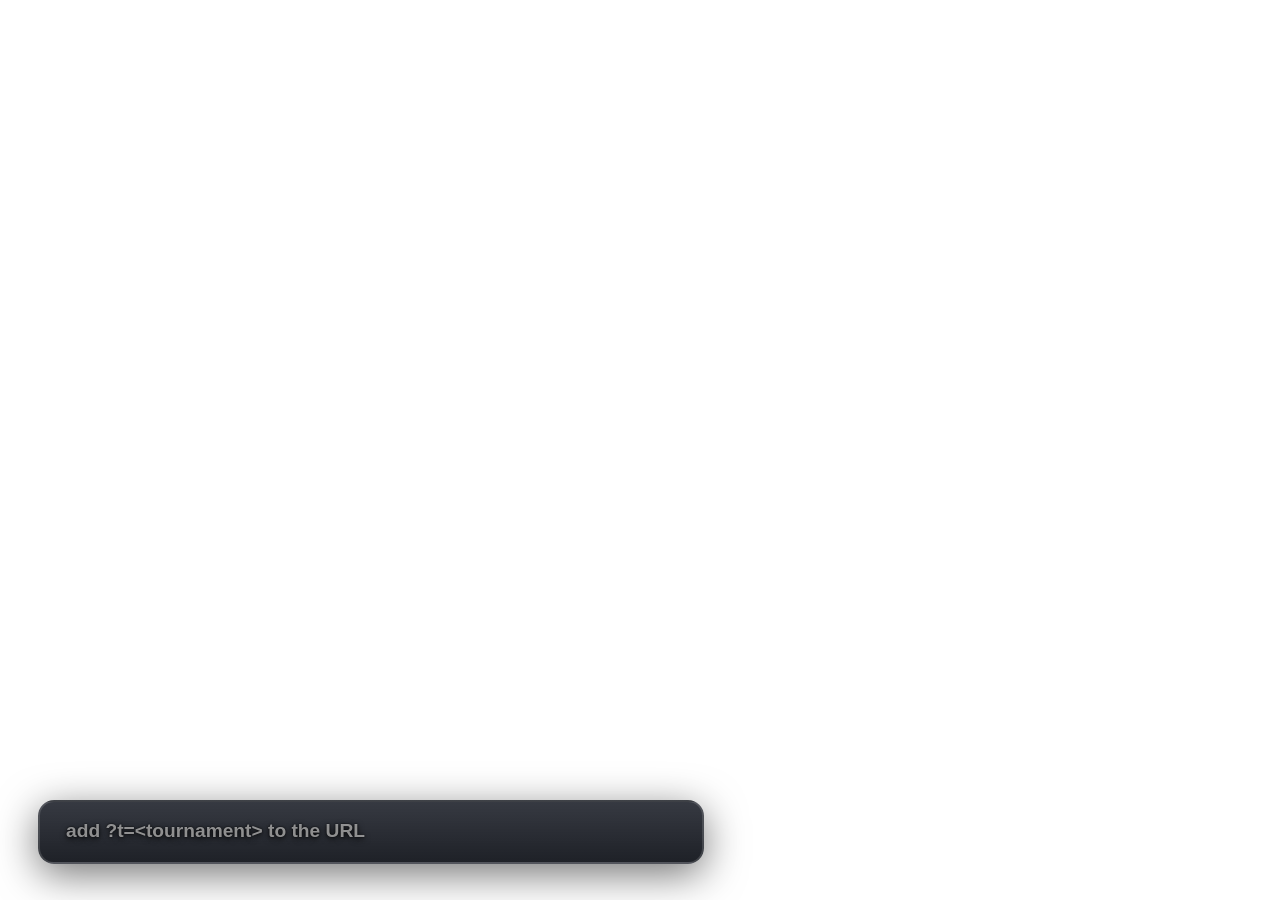
<file: overlay-live.html>
<!DOCTYPE html>
<html lang="en">
<head>
  <meta charset="utf-8" />
  <meta name="viewport" content="width=device-width, initial-scale=1" />
  <title>15-Ball — Live Overlay</title>
  <style>
    /* Transparent page so OBS composites this over the video feed. */
    html, body {
      margin: 0;
      padding: 0;
      background: transparent;
      width: 100%;
      height: 100%;
      overflow: hidden;
      font-family: -apple-system, BlinkMacSystemFont, "Segoe UI", Roboto, Helvetica, Arial, sans-serif;
      color: #fff;
    }
    *, *::before, *::after { box-sizing: border-box; }

    /* Lower-third anchored to the bottom-left; scales for 1920x1080 but responsive. */
    #wrap {
      position: fixed;
      left: 3vw;
      bottom: 4vh;
      right: 3vw;
      display: flex;
      justify-content: flex-start;
    }

    .card {
      display: inline-block;
      min-width: min(52vw, 900px);
      max-width: 92vw;
      padding: 1.1rem 1.6rem 1.25rem;
      border-radius: 16px;
      background: linear-gradient(180deg, rgba(10, 14, 24, 0.82), rgba(6, 9, 16, 0.9));
      border: 2px solid rgba(255, 255, 255, 0.14);
      box-shadow: 0 10px 40px rgba(0, 0, 0, 0.55);
      backdrop-filter: blur(3px);
      /* readable over any footage */
      text-shadow: 0 2px 6px rgba(0, 0, 0, 0.9), 0 0 2px rgba(0, 0, 0, 0.9);
    }

    .tourney {
      display: flex;
      align-items: baseline;
      gap: 0.75rem;
      flex-wrap: wrap;
      margin-bottom: 0.35rem;
    }
    .tourney .name {
      font-size: clamp(1.1rem, 2.1vw, 2rem);
      font-weight: 800;
      letter-spacing: 0.01em;
      color: #ffe9a8;
    }
    .tourney .game {
      font-size: clamp(0.75rem, 1.1vw, 1rem);
      font-weight: 600;
      color: rgba(255, 255, 255, 0.72);
    }

    .tags {
      display: flex;
      align-items: center;
      gap: 0.55rem;
      flex-wrap: wrap;
      margin-bottom: 0.55rem;
    }
    .tag {
      font-size: clamp(0.7rem, 1.1vw, 1rem);
      font-weight: 700;
      padding: 0.16em 0.7em;
      border-radius: 999px;
      background: rgba(255, 255, 255, 0.12);
      border: 1px solid rgba(255, 255, 255, 0.22);
      text-shadow: none;
    }
    .tag.bracket-W { background: rgba(56, 142, 60, 0.55); border-color: rgba(129, 199, 132, 0.7); }
    .tag.bracket-L { background: rgba(211, 84, 0, 0.5); border-color: rgba(255, 167, 102, 0.7); }
    .tag.bracket-GF { background: rgba(156, 39, 176, 0.55); border-color: rgba(206, 147, 216, 0.75); }
    .tag.table { background: rgba(21, 101, 192, 0.5); border-color: rgba(144, 202, 249, 0.7); }

    .players {
      display: flex;
      align-items: center;
      gap: 1rem;
      flex-wrap: wrap;
    }
    .player {
      font-size: clamp(1.4rem, 3.4vw, 3.2rem);
      font-weight: 900;
      line-height: 1.05;
      color: #fff;
      -webkit-text-stroke: 1px rgba(0, 0, 0, 0.5);
    }
    .vs {
      font-size: clamp(0.9rem, 1.6vw, 1.5rem);
      font-weight: 700;
      color: #ffd54f;
      opacity: 0.95;
    }

    .standby {
      font-size: clamp(1.2rem, 2.4vw, 2.2rem);
      font-weight: 800;
      color: rgba(255, 255, 255, 0.9);
    }
    .subtle {
      font-size: clamp(0.8rem, 1.3vw, 1.1rem);
      color: rgba(255, 255, 255, 0.6);
      margin-top: 0.35rem;
    }
    .hint {
      font-size: clamp(0.9rem, 1.5vw, 1.3rem);
      color: rgba(255, 255, 255, 0.55);
      font-weight: 600;
    }
    .notfound { color: #ffb3b3; }
  </style>
</head>
<body>
  <div id="wrap">
    <div id="card" class="card" role="status" aria-live="polite">
      <div class="standby">Loading…</div>
    </div>
  </div>
  <script src="api-client.js"></script>
  <script src="overlay-live.js"></script>
</body>
</html>
</file>
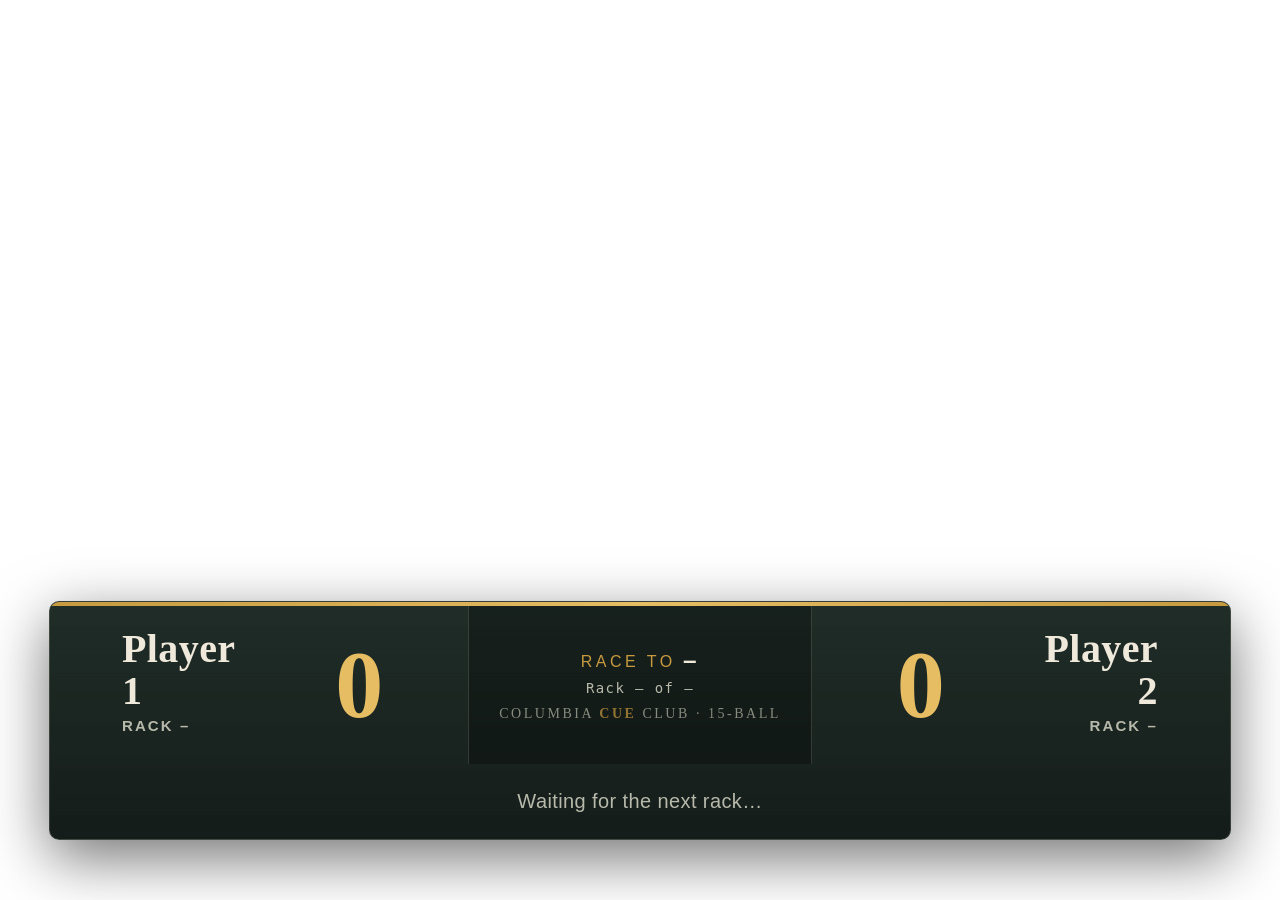
<file: overlay.html>
<!DOCTYPE html>
<html lang="en">
<head>
<meta charset="UTF-8" />
<meta name="viewport" content="width=device-width, initial-scale=1" />
<title>15-Ball Overlay — OBS scoreboard</title>
<!--
  READ-ONLY broadcast scoreboard for streaming 15-Ball Rotation on OBS.
  Add as a Browser Source (1920×1080, transparent). It renders nothing but the
  scoreboard bar over a transparent page, so it composites over your table feed.

  It receives live match state through EITHER channel (no polling, no deps):
    new BroadcastChannel('fifteenball-live').postMessage(state)   // same browser/profile
    window.postMessage({ source: 'fifteenball', state }, '*')     // iframe / opener

  state = {
    table:  'Table 1',            // optional label
    raceTo: 50,                   // race-to target
    rack:   2, racks: 4,          // current rack / total racks
    players: [
      { name:'Kevin L.', total:34, rackTotal:8, fouls:1, serving:true  },
      { name:'Dale B.',  total:41, rackTotal:11, fouls:0, serving:false }
    ]
  }

  URL options:  ?demo=1  (animated sample match) · ?pos=top|bottom · ?scale=1.2
  The real cross-process sync channel (local relay / cloud / hosted) is TBD —
  this is the finished UI; point any of the above feeds at it.
-->
<style>
  :root{
    --felt:#0b1310; --felt-2:#12201a;
    --cloth:#3fa571; --brass:#c79a3f; --brass-bright:#e6bd63;
    --ivory:#efe9db; --ivory-dim:#b7b9ab; --line:rgba(239,233,219,.16);
    --serif:"Iowan Old Style","Palatino Linotype",Palatino,Georgia,"Times New Roman",serif;
    --sans:-apple-system,BlinkMacSystemFont,"Segoe UI",Roboto,Helvetica,Arial,sans-serif;
    --mono:ui-monospace,"SF Mono",Menlo,Consolas,monospace;
  }
  html,body{margin:0;height:100%;background:transparent;font-family:var(--sans);overflow:hidden}
  /* stage: 1920x1080 design space, scaled to fit any browser-source size */
  #stage{position:fixed;inset:0;display:flex;justify-content:center}
  #stage[data-pos="bottom"]{align-items:flex-end;padding-bottom:60px}
  #stage[data-pos="top"]{align-items:flex-start;padding-top:60px}

  .board{
    --scale:1;
    transform:scale(var(--scale));transform-origin:bottom center;
    width:1180px;max-width:96vw;
    background:linear-gradient(180deg,rgba(18,32,26,.94),rgba(11,19,16,.96));
    border:1px solid var(--line);border-radius:10px;
    box-shadow:0 18px 60px rgba(0,0,0,.55);
    overflow:hidden;
    opacity:0;transition:opacity .4s ease, transform .4s ease;
  }
  #stage[data-pos="top"] .board{transform-origin:top center}
  .board.show{opacity:1}
  .board .accent{height:4px;background:linear-gradient(90deg,var(--brass),var(--brass-bright),var(--brass))}

  .row{display:grid;grid-template-columns:1fr auto 1fr;align-items:stretch}
  .side{display:flex;align-items:center;gap:26px;padding:22px 34px}
  .side.p2{flex-direction:row-reverse;text-align:right}
  .name{font-family:var(--serif);font-weight:600;font-size:40px;letter-spacing:.01em;color:var(--ivory);line-height:1.05;max-width:360px}
  .name .sub{display:block;font-family:var(--sans);font-size:15px;letter-spacing:.14em;text-transform:uppercase;color:var(--ivory-dim);margin-top:6px}
  .score{font-family:var(--serif);font-weight:600;font-size:96px;line-height:.9;color:var(--brass-bright);font-variant-numeric:tabular-nums;min-width:150px;text-align:center}
  .side.p2 .score{}
  .serving .name{color:#fff}
  .serving .score{color:#fff;text-shadow:0 0 22px rgba(231,189,99,.55)}
  .dot{width:12px;height:12px;border-radius:50%;background:var(--brass-bright);box-shadow:0 0 12px var(--brass-bright);flex:0 0 auto;opacity:0;transition:opacity .3s}
  .serving .dot{opacity:1}
  .fouls{font-family:var(--mono);font-size:14px;color:var(--ivory-dim);letter-spacing:.05em;margin-top:8px}

  .center{display:flex;flex-direction:column;align-items:center;justify-content:center;padding:14px 30px;background:rgba(0,0,0,.28);border-left:1px solid var(--line);border-right:1px solid var(--line);min-width:230px}
  .center .race{font-family:var(--sans);font-size:16px;letter-spacing:.22em;text-transform:uppercase;color:var(--brass)}
  .center .race b{color:var(--ivory);font-family:var(--mono);font-size:20px}
  .center .rack{font-family:var(--mono);font-size:14px;letter-spacing:.1em;color:var(--ivory-dim);margin-top:8px}
  .center .club{font-family:var(--serif);font-size:14px;letter-spacing:.18em;text-transform:uppercase;color:var(--ivory-dim);margin-top:10px;opacity:.7}
  .center .club b{color:var(--brass)}

  .idle{padding:26px 40px;text-align:center;color:var(--ivory-dim);font-size:20px;letter-spacing:.02em}
</style>
</head>
<body>
<div id="stage" data-pos="bottom">
  <div class="board" id="board">
    <div class="accent"></div>
    <div class="row" id="live" hidden>
      <div class="side p1" id="p1">
        <span class="dot"></span>
        <div><div class="name">Player 1<span class="sub">Rack <span class="rt1">–</span></span></div><div class="fouls" id="f1"></div></div>
        <div class="score" id="s1">0</div>
      </div>
      <div class="center">
        <div class="race">Race to <b id="race">–</b></div>
        <div class="rack" id="rack">Rack – of –</div>
        <div class="club">Columbia&nbsp;<b>Cue</b>&nbsp;Club · 15-Ball</div>
      </div>
      <div class="side p2" id="p2">
        <span class="dot"></span>
        <div><div class="name">Player 2<span class="sub">Rack <span class="rt2">–</span></span></div><div class="fouls" id="f2"></div></div>
        <div class="score" id="s2">0</div>
      </div>
    </div>
    <div class="idle" id="idle">Waiting for the next rack…</div>
  </div>
</div>

<script>
(function(){
  const qs = new URLSearchParams(location.search);
  const stage = document.getElementById('stage');
  const board = document.getElementById('board');
  const live  = document.getElementById('live');
  const idle  = document.getElementById('idle');

  stage.dataset.pos = qs.get('pos') === 'top' ? 'top' : 'bottom';
  board.style.setProperty('--scale', Math.max(0.5, Math.min(2, parseFloat(qs.get('scale')||'1'))) || 1);

  const $ = id => document.getElementById(id);
  const foulStr = n => n>0 ? ('Fouls · ' + '•'.repeat(Math.min(n,5)) + (n>5?('+'+(n-5)):'')) : '';

  function render(st){
    if(!st || !Array.isArray(st.players) || st.players.length<2){
      live.hidden = true; idle.hidden = false; board.classList.add('show'); return;
    }
    idle.hidden = true; live.hidden = false;
    const [a,b] = st.players;
    $('s1').textContent = a.total ?? 0;
    $('s2').textContent = b.total ?? 0;
    $('p1').querySelector('.name').firstChild.textContent = a.name || 'Player 1';
    $('p2').querySelector('.name').firstChild.textContent = b.name || 'Player 2';
    document.querySelector('.rt1').textContent = (a.rackTotal ?? '–');
    document.querySelector('.rt2').textContent = (b.rackTotal ?? '–');
    $('f1').textContent = foulStr(a.fouls||0);
    $('f2').textContent = foulStr(b.fouls||0);
    $('race').textContent = st.raceTo ?? '–';
    $('rack').textContent = 'Rack ' + (st.rack ?? '–') + ' of ' + (st.racks ?? 4);
    $('p1').classList.toggle('serving', !!a.serving);
    $('p2').classList.toggle('serving', !!b.serving);
    board.classList.add('show');
  }

  // ——— live feeds (read-only): BroadcastChannel + postMessage ———
  try {
    const bc = new BroadcastChannel('fifteenball-live');
    bc.onmessage = e => render(e.data && e.data.state ? e.data.state : e.data);
  } catch(_) {}
  window.addEventListener('message', e => {
    const d = e.data;
    if (d && d.source === 'fifteenball' && d.state) render(d.state);
  });

  // ——— demo mode: animate a sample match so you can style it in OBS now ———
  if (qs.get('demo') === '1'){
    let a=18, b=22, rt=[6,9], rack=2, foulsA=1, foulsB=0, serving=0;
    const tick = () => {
      if (serving===0){ a++; rt[0]++; } else { b++; rt[1]++; }
      if (Math.random()<0.18){ serving^=1; }                 // change of innings
      if (Math.random()<0.05){ (serving?foulsB++:foulsA++); }
      if (rt[0]>15||rt[1]>15){ rack++; rt=[0,0]; }
      render({ table:'Table 1', raceTo:50, rack, racks:4, players:[
        {name:'Kevin L.', total:a, rackTotal:rt[0], fouls:foulsA, serving:serving===0},
        {name:'Dale B.',  total:b, rackTotal:rt[1], fouls:foulsB, serving:serving===1},
      ]});
    };
    render({raceTo:50,rack,racks:4,players:[{name:'Kevin L.',total:a,rackTotal:rt[0],fouls:foulsA,serving:true},{name:'Dale B.',total:b,rackTotal:rt[1],fouls:foulsB}]});
    setInterval(tick, 1400);
  } else {
    render(null); // idle until a feed arrives
  }
})();
</script>
</body>
</html>
</file>
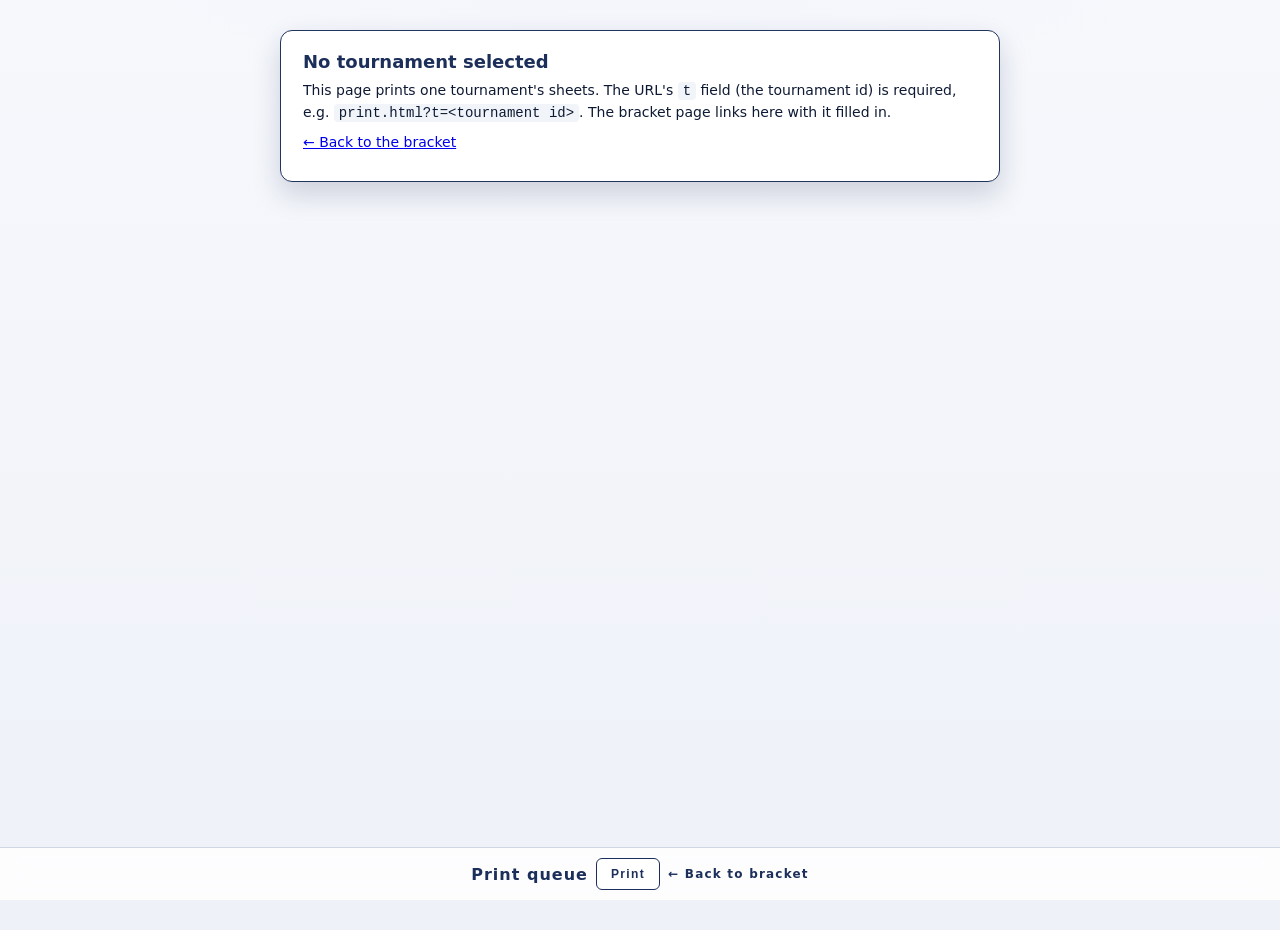
<file: print.html>
<!doctype html>
<html lang="en">
<head>
<meta charset="utf-8" />
<meta name="viewport" content="width=device-width, initial-scale=1" />
<title>Columbia Cue Club &mdash; Print queue</title>
<meta name="description" content="The printed-sheet queue for one tournament: what is ready to print, what a later result has made stale, and the paper sheets themselves. ColumbiaCueClub.com." />
<link rel="stylesheet" href="styles.css" />
<link rel="stylesheet" href="print.css" />
</head>
<body class="printpage">
  <!-- The queue page's own chrome. Every element with the `no-print` class is hidden by
       print.css at print time: paper gets the sheets, not the queue that made them.
       The toolbar is print.js's: the tournament name, the print actions and the way back. -->
  <div class="toolbar no-print" id="toolbar">
    <span class="qname" id="tournamentName">Print queue</span>
    <button type="button" id="printSelected" disabled>Print</button>
    <button type="button" id="printRoundOne" hidden>Print all Round 1 sheets</button>
    <a class="qback" href="index.html">&larr; Back to bracket</a>
  </div>

  <!-- A plain message when the stored document, the tournament or the URL cannot be read.
       Populated by print.js; it is chrome, so it never prints. -->
  <section class="notice no-print" id="notice" hidden></section>

  <!-- The live queue in decision 018's three sections (ready / recently printed /
       voided chip). Populated by print.js from SheetQueue.queue(). -->
  <section class="queue no-print" id="queue"></section>

  <!-- One paper-style sheet per selected entry. Populated by print.js; this is the only
       part of the page that reaches paper, one sheet per page. -->
  <section class="sheets" id="sheets"></section>

<!-- bracket.js owns the per-match sheet lifecycle (window.BracketEngine), which
     sheet-queue.js builds the queue on: it must come first. -->
<script src="bracket.js"></script>
<script src="sheets.js"></script>
<script src="sheet-queue.js"></script>
<script src="print.js"></script>
</body>
</html>
</file>
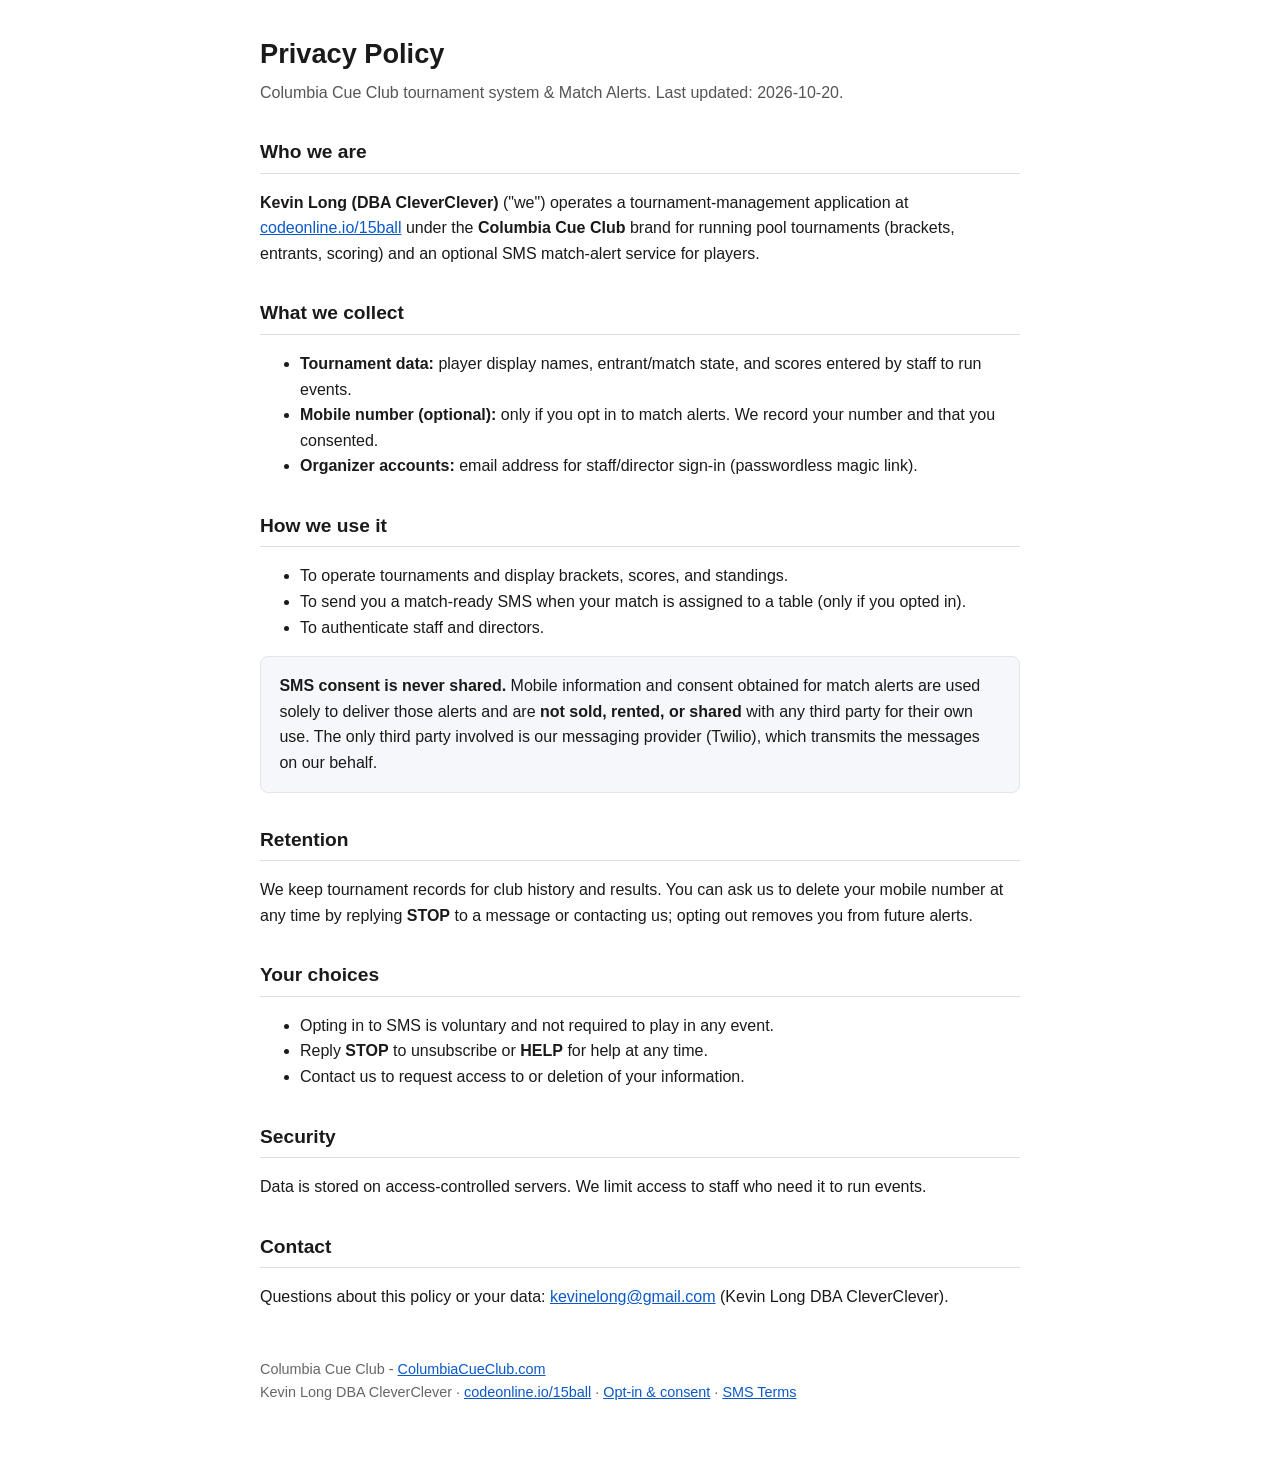
<file: privacy.html>
<!doctype html>
<html lang="en">
<head>
<meta charset="utf-8" />
<meta name="viewport" content="width=device-width, initial-scale=1" />
<title>Columbia Cue Club — Privacy Policy</title>
<meta name="description" content="Privacy policy for Columbia Cue Club tournament management and match-ready SMS alerts." />
<style>
  :root { color-scheme: light dark; }
  body { font: 16px/1.6 -apple-system, Segoe UI, Roboto, Helvetica, Arial, sans-serif;
         max-width: 760px; margin: 0 auto; padding: 2rem 1.25rem 4rem; color: #1a1a1a; background: #fff; }
  h1 { font-size: 1.7rem; margin: 0 0 .25rem; }
  h2 { font-size: 1.2rem; margin: 2rem 0 .5rem; border-bottom: 1px solid #ddd; padding-bottom: .3rem; }
  .sub { color: #555; margin: 0 0 1.5rem; }
  footer { margin-top: 3rem; color: #666; font-size: .9rem; }
  a { color: #0a58ca; }
  .callout { background: #f5f7fa; border: 1px solid #e2e6ec; border-radius: 8px; padding: 1rem 1.15rem; margin: 1rem 0; }
</style>
</head>
<body>
  <h1>Privacy Policy</h1>
  <p class="sub">Columbia Cue Club tournament system &amp; Match Alerts. Last updated: 2026&#8209;10&#8209;20.</p>

  <h2>Who we are</h2>
  <p>
    <strong>Kevin Long (DBA CleverClever)</strong> ("we") operates a tournament&#8209;management application at
    <a href="/15ball/">codeonline.io/15ball</a> under the <strong>Columbia Cue Club</strong> brand for running pool
    tournaments (brackets, entrants, scoring) and an optional SMS match&#8209;alert service for players.
  </p>

  <h2>What we collect</h2>
  <ul>
    <li><strong>Tournament data:</strong> player display names, entrant/match state, and scores entered by staff to run events.</li>
    <li><strong>Mobile number (optional):</strong> only if you opt in to match alerts. We record your number and that you consented.</li>
    <li><strong>Organizer accounts:</strong> email address for staff/director sign&#8209;in (passwordless magic link).</li>
  </ul>

  <h2>How we use it</h2>
  <ul>
    <li>To operate tournaments and display brackets, scores, and standings.</li>
    <li>To send you a match&#8209;ready SMS when your match is assigned to a table (only if you opted in).</li>
    <li>To authenticate staff and directors.</li>
  </ul>

  <div class="callout">
    <strong>SMS consent is never shared.</strong> Mobile information and consent obtained for match alerts are used
    solely to deliver those alerts and are <strong>not sold, rented, or shared</strong> with any third party for their
    own use. The only third party involved is our messaging provider (Twilio), which transmits the messages on our
    behalf.
  </div>

  <h2>Retention</h2>
  <p>
    We keep tournament records for club history and results. You can ask us to delete your mobile number at any time by
    replying <strong>STOP</strong> to a message or contacting us; opting out removes you from future alerts.
  </p>

  <h2>Your choices</h2>
  <ul>
    <li>Opting in to SMS is voluntary and not required to play in any event.</li>
    <li>Reply <strong>STOP</strong> to unsubscribe or <strong>HELP</strong> for help at any time.</li>
    <li>Contact us to request access to or deletion of your information.</li>
  </ul>

  <h2>Security</h2>
  <p>Data is stored on access&#8209;controlled servers. We limit access to staff who need it to run events.</p>

  <h2>Contact</h2>
  <p>Questions about this policy or your data: <a href="mailto:kevinelong@gmail.com">kevinelong@gmail.com</a> (Kevin Long DBA CleverClever).</p>

  <footer>
    Columbia Cue Club - <a href="https://ColumbiaCueClub.com">ColumbiaCueClub.com</a><br />
    Kevin Long DBA CleverClever · <a href="/15ball/">codeonline.io/15ball</a> · <a href="sms-optin.html">Opt&#8209;in &amp; consent</a> · <a href="terms.html">SMS Terms</a>
  </footer>
</body>
</html>
</file>
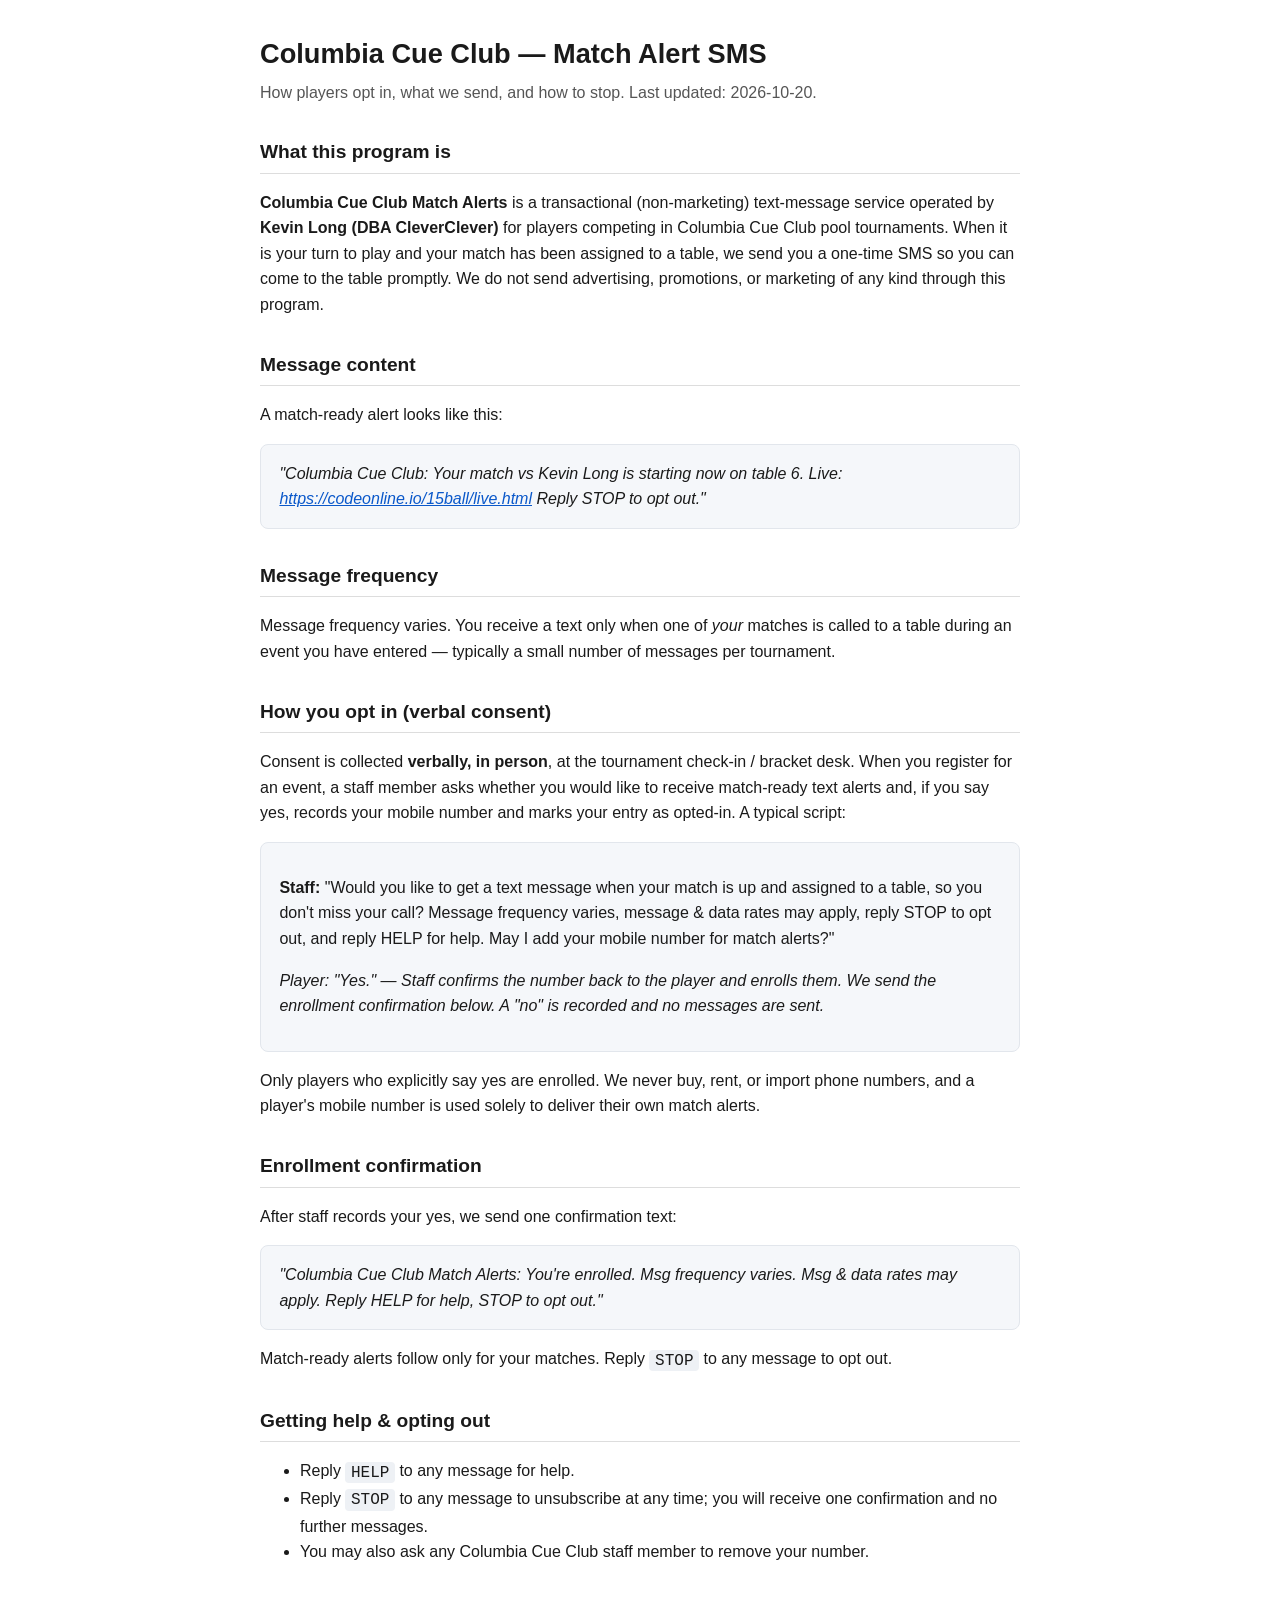
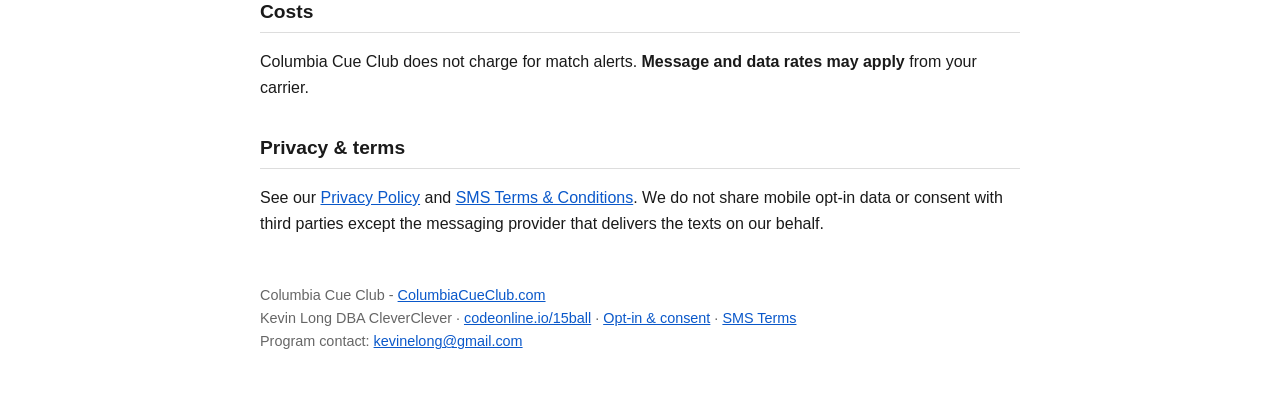
<file: sms-optin.html>
<!doctype html>
<html lang="en">
<head>
<meta charset="utf-8" />
<meta name="viewport" content="width=device-width, initial-scale=1" />
<title>Columbia Cue Club — SMS Match Alerts: Opt-In &amp; Consent</title>
<meta name="description" content="How players opt in to Columbia Cue Club tournament match-ready SMS alerts, message content, enrollment confirmation, frequency, and how to get help or stop messages." />
<style>
  :root { color-scheme: light dark; }
  body { font: 16px/1.6 -apple-system, Segoe UI, Roboto, Helvetica, Arial, sans-serif;
         max-width: 760px; margin: 0 auto; padding: 2rem 1.25rem 4rem; color: #1a1a1a; background: #fff; }
  h1 { font-size: 1.7rem; margin: 0 0 .25rem; }
  h2 { font-size: 1.2rem; margin: 2rem 0 .5rem; border-bottom: 1px solid #ddd; padding-bottom: .3rem; }
  .sub { color: #555; margin: 0 0 1.5rem; }
  .box { background: #f5f7fa; border: 1px solid #e2e6ec; border-radius: 8px; padding: 1rem 1.15rem; margin: 1rem 0; }
  .example { font-style: italic; }
  code { background: #eef1f5; padding: .1rem .35rem; border-radius: 4px; }
  footer { margin-top: 3rem; color: #666; font-size: .9rem; }
  a { color: #0a58ca; }
</style>
</head>
<body>
  <h1>Columbia Cue Club — Match Alert SMS</h1>
  <p class="sub">How players opt in, what we send, and how to stop. Last updated: 2026&#8209;10&#8209;20.</p>

  <h2>What this program is</h2>
  <p>
    <strong>Columbia Cue Club Match Alerts</strong> is a transactional (non&#8209;marketing) text&#8209;message service
    operated by <strong>Kevin Long (DBA CleverClever)</strong> for players competing in Columbia Cue Club pool
    tournaments. When it is your turn to play and your match has
    been assigned to a table, we send you a one&#8209;time SMS so you can come to the table promptly. We do not send
    advertising, promotions, or marketing of any kind through this program.
  </p>

  <h2>Message content</h2>
  <p>A match&#8209;ready alert looks like this:</p>
  <div class="box example">
    "Columbia Cue Club: Your match vs Kevin Long is starting now on table 6.
    Live: <a href="https://codeonline.io/15ball/live.html">https://codeonline.io/15ball/live.html</a>
    Reply STOP to opt out."
  </div>

  <h2>Message frequency</h2>
  <p>
    Message frequency varies. You receive a text only when one of <em>your</em> matches is called to a table during
    an event you have entered — typically a small number of messages per tournament.
  </p>

  <h2>How you opt in (verbal consent)</h2>
  <p>
    Consent is collected <strong>verbally, in person</strong>, at the tournament check&#8209;in / bracket desk. When you
    register for an event, a staff member asks whether you would like to receive match&#8209;ready text alerts and, if you
    say yes, records your mobile number and marks your entry as opted&#8209;in. A typical script:
  </p>
  <div class="box">
    <p><strong>Staff:</strong> "Would you like to get a text message when your match is up and assigned to a table,
    so you don't miss your call? Message frequency varies, message &amp; data rates may apply, reply STOP to opt out,
    and reply HELP for help. May I add your mobile number for match alerts?"</p>
    <p class="example">Player: "Yes." — Staff confirms the number back to the player and enrolls them. We send the
    enrollment confirmation below. A "no" is recorded and no messages are sent.</p>
  </div>
  <p>
    Only players who explicitly say yes are enrolled. We never buy, rent, or import phone numbers, and a player's
    mobile number is used solely to deliver their own match alerts.
  </p>

  <h2>Enrollment confirmation</h2>
  <p>After staff records your yes, we send one confirmation text:</p>
  <div class="box example">
    "Columbia Cue Club Match Alerts: You're enrolled. Msg frequency varies. Msg &amp; data rates may apply.
    Reply HELP for help, STOP to opt out."
  </div>
  <p>Match&#8209;ready alerts follow only for your matches. Reply <code>STOP</code> to any message to opt out.</p>

  <h2>Getting help &amp; opting out</h2>
  <ul>
    <li>Reply <code>HELP</code> to any message for help.</li>
    <li>Reply <code>STOP</code> to any message to unsubscribe at any time; you will receive one confirmation and no further messages.</li>
    <li>You may also ask any Columbia Cue Club staff member to remove your number.</li>
  </ul>

  <h2>Costs</h2>
  <p>Columbia Cue Club does not charge for match alerts. <strong>Message and data rates may apply</strong> from your carrier.</p>

  <h2>Privacy &amp; terms</h2>
  <p>
    See our <a href="privacy.html">Privacy Policy</a> and <a href="terms.html">SMS Terms &amp; Conditions</a>.
    We do not share mobile opt&#8209;in data or consent with third parties except the messaging provider that delivers
    the texts on our behalf.
  </p>

  <footer>
    Columbia Cue Club - <a href="https://ColumbiaCueClub.com">ColumbiaCueClub.com</a><br />
    Kevin Long DBA CleverClever · <a href="/15ball/">codeonline.io/15ball</a> · <a href="sms-optin.html">Opt&#8209;in &amp; consent</a> · <a href="terms.html">SMS Terms</a><br />
    Program contact: <a href="mailto:kevinelong@gmail.com">kevinelong@gmail.com</a>
  </footer>
</body>
</html>
</file>
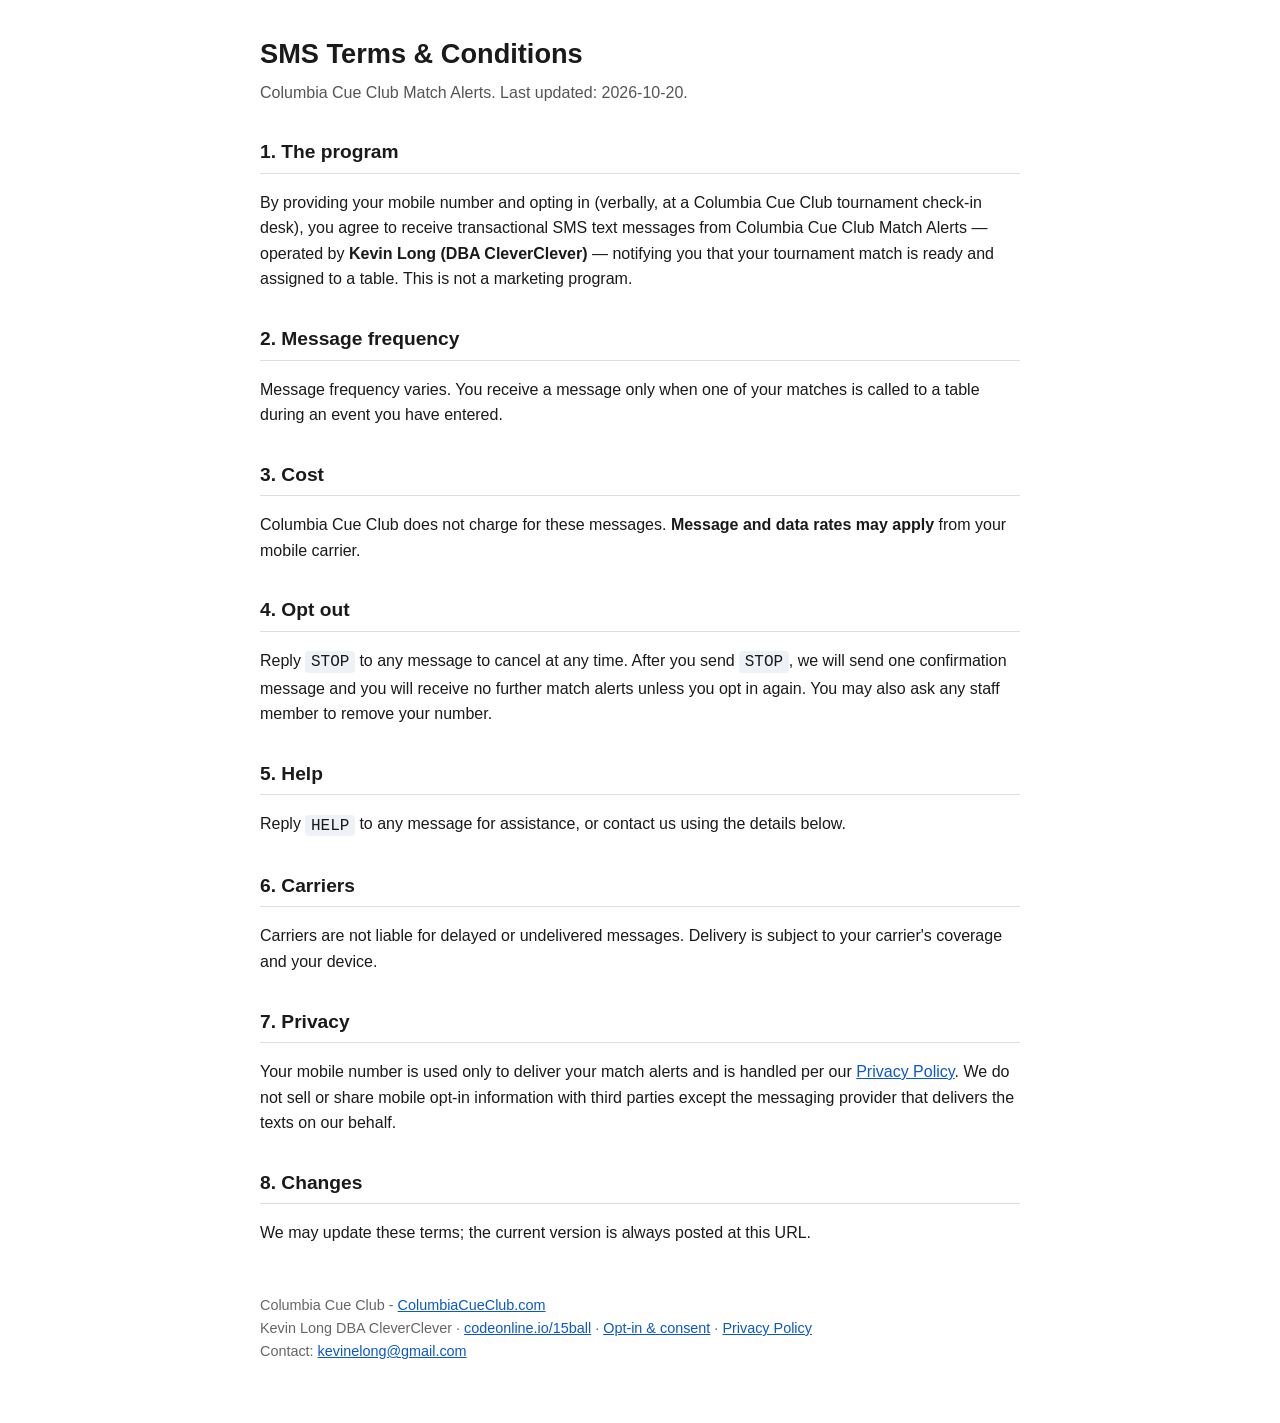
<file: terms.html>
<!doctype html>
<html lang="en">
<head>
<meta charset="utf-8" />
<meta name="viewport" content="width=device-width, initial-scale=1" />
<title>Columbia Cue Club — SMS Terms &amp; Conditions</title>
<meta name="description" content="Terms and conditions for Columbia Cue Club tournament match-ready SMS alerts." />
<style>
  :root { color-scheme: light dark; }
  body { font: 16px/1.6 -apple-system, Segoe UI, Roboto, Helvetica, Arial, sans-serif;
         max-width: 760px; margin: 0 auto; padding: 2rem 1.25rem 4rem; color: #1a1a1a; background: #fff; }
  h1 { font-size: 1.7rem; margin: 0 0 .25rem; }
  h2 { font-size: 1.2rem; margin: 2rem 0 .5rem; border-bottom: 1px solid #ddd; padding-bottom: .3rem; }
  .sub { color: #555; margin: 0 0 1.5rem; }
  code { background: #eef1f5; padding: .1rem .35rem; border-radius: 4px; }
  footer { margin-top: 3rem; color: #666; font-size: .9rem; }
  a { color: #0a58ca; }
</style>
</head>
<body>
  <h1>SMS Terms &amp; Conditions</h1>
  <p class="sub">Columbia Cue Club Match Alerts. Last updated: 2026&#8209;10&#8209;20.</p>

  <h2>1. The program</h2>
  <p>
    By providing your mobile number and opting in (verbally, at a Columbia Cue Club tournament check&#8209;in desk), you
    agree to receive transactional SMS text messages from Columbia Cue Club Match Alerts &mdash; operated by
    <strong>Kevin Long (DBA CleverClever)</strong> &mdash; notifying you that your tournament match is ready and
    assigned to a table. This is not a marketing program.
  </p>

  <h2>2. Message frequency</h2>
  <p>Message frequency varies. You receive a message only when one of your matches is called to a table during an event you have entered.</p>

  <h2>3. Cost</h2>
  <p>Columbia Cue Club does not charge for these messages. <strong>Message and data rates may apply</strong> from your mobile carrier.</p>

  <h2>4. Opt out</h2>
  <p>
    Reply <code>STOP</code> to any message to cancel at any time. After you send <code>STOP</code>, we will send one
    confirmation message and you will receive no further match alerts unless you opt in again. You may also ask any
    staff member to remove your number.
  </p>

  <h2>5. Help</h2>
  <p>Reply <code>HELP</code> to any message for assistance, or contact us using the details below.</p>

  <h2>6. Carriers</h2>
  <p>
    Carriers are not liable for delayed or undelivered messages. Delivery is subject to your carrier's coverage and
    your device.
  </p>

  <h2>7. Privacy</h2>
  <p>
    Your mobile number is used only to deliver your match alerts and is handled per our
    <a href="privacy.html">Privacy Policy</a>. We do not sell or share mobile opt&#8209;in information with third parties
    except the messaging provider that delivers the texts on our behalf.
  </p>

  <h2>8. Changes</h2>
  <p>We may update these terms; the current version is always posted at this URL.</p>

  <footer>
    Columbia Cue Club - <a href="https://ColumbiaCueClub.com">ColumbiaCueClub.com</a><br />
    Kevin Long DBA CleverClever · <a href="/15ball/">codeonline.io/15ball</a> · <a href="sms-optin.html">Opt&#8209;in &amp; consent</a> · <a href="privacy.html">Privacy Policy</a><br />
    Contact: <a href="mailto:kevinelong@gmail.com">kevinelong@gmail.com</a>
  </footer>
</body>
</html>
</file>
<file: styles.css>
:root {
  --navy: #1c2f5a;
  --navy-2: #142347;
  --red: #b31b1b;
  --red-dark: #8f1414;
  --ink: #0e1a34;
  --paper: #ffffff;
  --line: #cfd6e4;
  --line-strong: #22355f;
  --muted: #64748b;
  --hit: #16a34a;
  --hit-ink: #06340f;
  --stripe: #f3b74a;
  --shadow: 0 12px 28px rgba(20, 35, 71, .18);
  --radius: 10px;
}

* { box-sizing: border-box; }
html, body { margin: 0; }
body {
  font-family: "Inter", "Segoe UI", system-ui, -apple-system, sans-serif;
  color: var(--ink);
  background:
    radial-gradient(1200px 500px at 50% -200px, #eef2fb 0%, transparent 60%),
    linear-gradient(#f6f8fc, #eef1f8);
  min-height: 100vh;
  padding: 24px 12px 120px;
}

.sheet {
  max-width: 880px;
  margin: 0 auto;
  background: var(--paper);
  border: 6px solid var(--red);
  border-radius: 14px;
  padding: 14px;
  box-shadow: var(--shadow);
}

.hdr {
  background: linear-gradient(180deg, var(--navy) 0%, var(--navy-2) 100%);
  color: #fff;
  border-radius: 8px;
  padding: 18px 20px 14px;
  text-align: center;
  border: 1px solid #0e1a34;
}
.hdr h1 {
  margin: 0;
  font-weight: 800;
  font-size: clamp(22px, 4.4vw, 34px);
  letter-spacing: .5px;
}
.subhdr {
  margin-top: 6px;
  font-weight: 700;
  letter-spacing: 6px;
  font-size: 13px;
  color: #dbe4fb;
}
.subhdr .star { color: #fff; margin: 0 6px; }

.players {
  display: grid;
  grid-template-columns: 1fr 1fr;
  gap: 10px;
  margin-top: 14px;
}
.pcard { padding: 6px 4px; }
.line { display: block; font-weight: 700; letter-spacing: 1.4px; font-size: 12px; color: var(--navy); }
.line input {
  display: block;
  width: 100%;
  margin-top: 4px;
  border: 0;
  border-bottom: 1.5px solid var(--ink);
  background: transparent;
  font-size: 16px;
  padding: 4px 2px;
  color: var(--ink);
}
.line input:focus { outline: none; border-bottom-color: var(--red); }

.goalbox {
  border: 1.5px solid var(--line-strong);
  border-radius: 6px;
  margin-top: 8px;
  padding: 8px 10px;
}
.goalttl {
  text-align: center;
  font-weight: 700;
  letter-spacing: 1.4px;
  color: var(--navy);
  font-size: 12px;
  margin-bottom: 6px;
}
.goals { display: flex; gap: 12px; flex-wrap: wrap; justify-content: center; align-items: center; }
.goals label { display: inline-flex; align-items: center; gap: 6px; font-size: 14px; }
.goals label.other input[type="number"] {
  width: 64px;
  border: 0;
  border-bottom: 1.5px solid var(--ink);
  padding: 2px 4px;
  font-size: 14px;
  background: transparent;
}
.goals input[type="radio"] { accent-color: var(--navy); }

.racks { margin-top: 12px; display: flex; flex-direction: column; gap: 8px; }

/* The games-won body sits in the same flow as the rack grid it replaces. */
/* `pan-x` keeps vertical flicks for the scoring gesture (see the swipe section in app.js):
   with the default `auto` the browser would take a vertical drag for scrolling and cancel
   the pointer moves, so the gesture could never cross its threshold on a real phone. */
.race { margin-top: 12px; touch-action: pan-x; }

/* A section the sheet hides has to beat its own display rule: .racks is flex and
   .totals is grid, and neither loses to the bare hidden attribute on its own. */
.racks[hidden], .race[hidden], .totals[hidden], .goalbox[hidden] { display: none; }

.rack {
  border: 1.5px solid var(--line-strong);
  border-radius: 8px;
  overflow: hidden;
  background: #fff;
}
.rack-hdr {
  display: grid;
  grid-template-columns: 60px 1fr 1fr;
  background: var(--navy);
  color: #fff;
  font-weight: 800;
  letter-spacing: 2px;
  font-size: 12px;
}
.rack-hdr div { padding: 6px 10px; text-align: center; }
.rack-hdr .rackcol { text-align: left; }

.rack-body { display: grid; grid-template-columns: 60px 1fr 1fr; }
.racknum {
  background: #f7f9fd;
  border-right: 1.5px solid var(--line-strong);
  display: flex;
  align-items: center;
  justify-content: center;
  font-weight: 800;
  font-size: 40px;
  color: var(--navy);
}
.side {
  padding: 8px 10px;
  display: grid;
  grid-template-columns: 1fr 96px;
  gap: 8px;
  align-items: center;
}
.side.rightside { border-left: 1.5px solid var(--line-strong); }

.balls {
  display: grid;
  grid-template-columns: repeat(5, minmax(0, 1fr));
  gap: 4px;
}
.ball {
  --bg: #ffffff;
  --dot: transparent;
  aspect-ratio: 1;
  border-radius: 50%;
  border: 1.4px solid var(--ink);
  background: var(--bg);
  color: var(--ink);
  font-weight: 700;
  font-size: 12px;
  display: inline-flex;
  align-items: center;
  justify-content: center;
  cursor: pointer;
  user-select: none;
  position: relative;
  transition: transform 80ms ease, box-shadow 120ms ease, background 120ms ease;
}
.ball:hover { transform: scale(1.06); box-shadow: 0 3px 10px rgba(20,35,71,.18); }
.ball:focus-visible { outline: 2px solid var(--navy); outline-offset: 2px; }
.ball.stripe {
  background: linear-gradient(#fff 30%, var(--stripe) 30%, var(--stripe) 70%, #fff 70%);
}
.ball.on {
  background: var(--hit);
  color: #fff;
  border-color: var(--hit-ink);
}
.ball.on.stripe {
  background:
    linear-gradient(rgba(255,255,255,.9) 30%, rgba(243,183,74,.9) 30%, rgba(243,183,74,.9) 70%, rgba(255,255,255,.9) 70%),
    var(--hit);
  background-blend-mode: multiply;
  color: #06340f;
}
.ball.on::after {
  content: "";
  position: absolute;
  inset: 22%;
  border-radius: 50%;
  background: rgba(255,255,255,.28);
  pointer-events: none;
}

.rackstats {
  display: grid;
  grid-template-rows: auto auto auto auto;
  gap: 3px;
  font-size: 10px;
  letter-spacing: 1px;
  color: var(--muted);
  text-align: right;
}
.rackstats label { display: block; }
/* Cell legend under sheet title */
.legend {
  display: flex;
  align-items: center;
  justify-content: center;
  gap: 8px;
  margin-top: 8px;
  font-size: 11px;
  letter-spacing: 0.5px;
  color: var(--muted);
  text-transform: uppercase;
}
.lg-swatch {
  display: inline-block;
  width: 18px;
  height: 12px;
  border-radius: 3px;
  vertical-align: middle;
}
.lg-swatch.lg-edit { border: 1.6px solid var(--red); background: #fff; }
.lg-swatch.lg-calc { border: 1.4px dashed var(--navy); background: #eef3fb; }
.lg-sep { color: var(--line-strong); }

.rackstats input {
  width: 96px;
  padding: 4px 6px;
  font-size: 14px;
  text-align: right;
  border-radius: 4px;
  color: var(--ink);
}
/* Editable numeric inputs: bright white with clear focus */
.rackstats input:not([readonly]) {
  background: #fff;
  border: 1.6px solid var(--red);
  box-shadow: 0 0 0 1px rgba(198,40,45,0.08);
  font-weight: 700;
  cursor: text;
}
.rackstats input:not([readonly]):hover {
  border-color: var(--red-dark, #a01f24);
  background: #fffbfa;
}
.rackstats input:not([readonly]):focus {
  outline: 3px solid rgba(198,40,45,0.35);
  outline-offset: 0;
  background: #fff;
}
/* Calculated (readonly) cells: no border, dashed under-line to look like a display */
.rackstats input[readonly] {
  background: #f5f7fc;
  color: var(--navy);
  font-weight: 700;
  border: 1.4px dashed var(--line-strong);
  cursor: default;
}
.rackstats label.racknet input[readonly] {
  background: #fff7e6;
  border-color: #d89b3d;
  border-style: dashed;
  color: #7a4a00;
}
.rackstats label.running input[readonly] {
  background: var(--navy);
  color: #fff;
  border-color: var(--navy);
  border-style: solid;  /* running is the KEY output, keep solid emphasis */
  font-size: 15px;
}

.totals { display: grid; grid-template-columns: 1fr 1fr; gap: 10px; margin-top: 12px; }
.tcard {
  border: 1.5px solid var(--line-strong);
  border-radius: 8px;
  padding: 8px 10px;
}
.tcard h3 {
  margin: 0 0 6px;
  text-align: center;
  font-size: 12px;
  letter-spacing: 2px;
  color: var(--navy);
}
.trow { display: grid; grid-template-columns: 1fr 1fr 1fr; gap: 8px; }
.trow label {
  display: block;
  font-size: 10px;
  letter-spacing: 1.5px;
  color: var(--muted);
  text-align: center;
}
.trow input {
  width: 100%;
  margin-top: 2px;
  padding: 6px;
  font-size: 20px;
  text-align: center;
  border-radius: 4px;
  color: var(--ink);
}
/* Editable inputs in totals cards (currently none - all fields readonly).
   Retained selector in case an editable total is ever reintroduced. */
.trow input:not([readonly]) {
  background: #fff;
  border: 1.6px solid var(--red);
  font-weight: 800;
  cursor: text;
}
.trow input:not([readonly]):hover { background: #fffbfa; }
.trow input:not([readonly]):focus {
  outline: 3px solid rgba(198,40,45,0.35);
  outline-offset: 0;
}
/* Calculated fouls/final totals: dashed border, non-interactive look */
.trow input[readonly] {
  background: #eef3fb;
  border: 1.4px dashed var(--navy);
  color: var(--navy);
  font-weight: 800;
  cursor: default;
}
.trow .final input[readonly] {
  background: var(--navy);
  color: #fff;
  border-style: solid;   /* FINAL is the key output; keep solid */
  font-weight: 900;
}

.sigblock { margin-top: 14px; padding: 10px 6px 4px; }
.sigttl { font-weight: 800; letter-spacing: 2px; color: var(--navy); text-align: center; font-size: 12px; }
.sigs {
  margin-top: 8px;
  display: grid;
  grid-template-columns: 1fr 1fr;
  gap: 12px;
  font-size: 12px;
  letter-spacing: 1.4px;
  color: var(--navy);
}
.sigs input {
  width: 100%;
  margin-top: 4px;
  padding: 4px 2px;
  border: 0;
  border-bottom: 1.4px solid var(--ink);
  background: transparent;
  font-size: 16px;
  color: var(--ink);
}
.winner {
  text-align: center;
  margin-top: 12px;
  font-weight: 800;
  letter-spacing: 2px;
  color: var(--navy);
  font-size: 12px;
}
.winner label {
  margin: 0 8px;
  padding: 4px 10px;
  border-radius: 4px;
  cursor: pointer;
  font-size: 13px;
}
.winner input { margin-right: 4px; }
.winner input:checked + span {
  background: var(--red);
  color: #fff;
  padding: 4px 12px;
  border-radius: 999px;
  font-weight: 800;
}
.brand {
  text-align: center;
  margin-top: 10px;
  font-size: 12px;
  letter-spacing: 1.2px;
  color: var(--muted);
}
.brand a { color: var(--red); text-decoration: none; font-weight: 700; }

.toolbar {
  position: fixed;
  left: 0;
  right: 0;
  bottom: 0;
  padding: 10px;
  display: flex;
  gap: 8px;
  justify-content: center;
  flex-wrap: wrap;
  background: rgba(255,255,255,.85);
  backdrop-filter: saturate(1.2) blur(8px);
  border-top: 1px solid var(--line);
  z-index: 20;
}
.toolbar button {
  border: 1.5px solid var(--navy);
  background: #fff;
  color: var(--navy);
  padding: 8px 14px;
  font-weight: 700;
  letter-spacing: 1.4px;
  font-size: 12px;
  border-radius: 6px;
  cursor: pointer;
  transition: all 100ms ease;
}
.toolbar button:hover { background: var(--navy); color: #fff; }
.toolbar button:focus-visible { outline: 2px solid var(--red); outline-offset: 2px; }

.toast {
  position: fixed;
  bottom: 80px;
  left: 50%;
  transform: translateX(-50%) translateY(20px);
  background: var(--navy);
  color: #fff;
  padding: 10px 18px;
  border-radius: 6px;
  font-size: 13px;
  letter-spacing: 1px;
  opacity: 0;
  transition: transform 180ms ease, opacity 180ms ease;
  pointer-events: none;
  z-index: 1100;
  box-shadow: var(--shadow);
}
.toast.show { opacity: 1; transform: translateX(-50%) translateY(0); }

@media (max-width: 640px) {
  .players, .totals { grid-template-columns: 1fr; }
  .rack-body { grid-template-columns: 40px 1fr; }
  .rack-hdr { grid-template-columns: 40px 1fr; }
  .rack-hdr .playerbcol, .side.rightside { display: none; }
  .racknum { font-size: 30px; }
  .side { grid-template-columns: 1fr 84px; }
  .side.rightside { display: grid !important; border-left: 0; border-top: 1.5px solid var(--line-strong); }
  .rack-body { grid-template-columns: 40px 1fr; grid-auto-rows: auto; }
  .rack-body .racknum { grid-row: 1 / span 2; }
  .rack-hdr .playerbcol { display: block; }
  .rack-hdr { grid-template-columns: 40px 1fr; }
  .rack-hdr .playerbcol { display: none; }
  .balls .ball { font-size: 11px; }
}

@media print {
  body { background: #fff; padding: 0; }
  .toolbar, .toast { display: none !important; }
  .sheet {
    box-shadow: none;
    border-color: var(--red);
    margin: 0;
    max-width: 100%;
  }
  .ball:hover { transform: none; box-shadow: none; }
  a { color: inherit; text-decoration: none; }
}

/* ============================================================
   App frame (bracket view)
   ============================================================ */

body { padding: 0; }
.app { max-width: 1400px; margin: 0 auto; padding: 16px 16px 32px; }

.apphdr { margin-bottom: 14px; }
.brandbar {
  display: flex; align-items: center; justify-content: space-between;
  gap: 16px; flex-wrap: wrap;
  background: linear-gradient(180deg, var(--navy) 0%, var(--navy-2) 100%);
  color: #fff; padding: 14px 18px; border-radius: 12px;
  border: 6px solid var(--red);
  box-shadow: var(--shadow);
}
.brandbar h1 { margin: 0; font-size: clamp(20px, 2.4vw, 26px); letter-spacing: .3px; }
.brandbar .tagline { color: #dbe4fb; font-size: 12px; letter-spacing: 3px; text-transform: uppercase; margin-top: 4px; }
.hdr-actions { display: flex; gap: 6px; flex-wrap: wrap; }
.hdr-actions button {
  background: #fff; color: var(--navy); border: 1.5px solid #fff;
  padding: 6px 12px; font-weight: 700; font-size: 12px; letter-spacing: 1px;
  border-radius: 6px; cursor: pointer;
}
.hdr-actions button:hover { background: var(--red); color: #fff; border-color: var(--red); }
.hdr-guide-link {
  display: inline-flex;
  align-items: center;
  padding: 6px 10px;
  background: transparent;
  color: #fff;
  border: 1px solid rgba(255,255,255,0.35);
  border-radius: 6px;
  font-size: 13px;
  text-decoration: none;
  white-space: nowrap;
}
.hdr-guide-link:hover { background: rgba(255,255,255,0.15); border-color: #fff; }

.setup {
  display: grid; grid-template-columns: 1fr 1.4fr; gap: 16px;
  background: #fff; padding: 16px; border-radius: 12px;
  border: 1px solid var(--line-strong); box-shadow: var(--shadow);
  margin-bottom: 16px;
}
.setup h3 {
  margin: 0 0 10px; font-size: 12px; letter-spacing: 2px; color: var(--navy);
  border-bottom: 2px solid var(--red); padding-bottom: 6px;
}
.setup .col { display: flex; flex-direction: column; gap: 8px; min-width: 0; }
.setup .field { display: flex; flex-direction: column; gap: 3px; font-size: 12px; letter-spacing: 1px; color: var(--muted); min-width: 0; }
.setup .field span { font-weight: 700; color: var(--navy); }
.setup .field input, .setup .field select {
  width: 100%; min-width: 0;
  padding: 6px 8px; font-size: 14px; border: 1.4px solid var(--line);
  border-radius: 5px; background: #fff; color: var(--ink);
}
.setup .field small { color: var(--muted); font-size: 11px; font-weight: normal; letter-spacing: 0; }
.setup textarea {
  width: 100%; padding: 8px; font-size: 13px; line-height: 1.4;
  border: 1.4px solid var(--line); border-radius: 5px;
  font-family: "SFMono-Regular", ui-monospace, Menlo, Consolas, monospace;
  resize: vertical; min-height: 140px;
}
.setup .hint { margin: 0; font-size: 11px; color: var(--muted); }
.setup .hint code { background: #f1f4fb; padding: 1px 4px; border-radius: 3px; }
.setup .row { display: flex; gap: 8px; flex-wrap: wrap; margin-top: 4px; }
.setup button {
  padding: 8px 14px; font-size: 12px; letter-spacing: 1.4px; font-weight: 700;
  border-radius: 5px; cursor: pointer;
  background: #fff; color: var(--navy); border: 1.5px solid var(--navy);
}
.setup button:hover { background: var(--navy); color: #fff; }
.setup button.primary { background: var(--red); border-color: var(--red); color: #fff; }
.setup button.primary:hover { background: var(--red-dark); border-color: var(--red-dark); }

.pill {
  display: inline-block; min-width: 24px; text-align: center;
  background: var(--red); color: #fff; padding: 1px 8px; border-radius: 999px;
  font-size: 11px; margin-left: 6px;
}

.bracketWrap {
  background: #fff; padding: 14px; border-radius: 12px;
  border: 1px solid var(--line-strong); box-shadow: var(--shadow);
  overflow: auto;
}
.statusbar {
  display: flex; justify-content: space-between; align-items: center;
  padding-bottom: 10px; margin-bottom: 10px;
  border-bottom: 1px solid var(--line);
}
.statusbar button {
  padding: 6px 12px; font-size: 12px; font-weight: 700; letter-spacing: 1px;
  border-radius: 5px; cursor: pointer;
  background: #fff; color: var(--navy); border: 1.5px solid var(--navy);
  margin-left: 4px;
}
.statusbar button:hover { background: var(--navy); color: #fff; }
.statusbar button.danger { border-color: var(--red); color: var(--red); }
.statusbar button.danger:hover { background: var(--red); color: #fff; }

/* ============================================================
   Bracket rendering
   ============================================================ */
.bracket {
  display: grid;
  grid-template-columns: 1fr;
  gap: 24px;
  min-width: 900px;
}
.bracket-section-title {
  font-weight: 800; letter-spacing: 3px; color: var(--navy); font-size: 12px;
  text-transform: uppercase; margin: 0 0 8px;
  padding: 6px 10px; background: #eef3fb; border-left: 4px solid var(--red);
  border-radius: 4px;
}
.bracket-rounds {
  display: flex; gap: 32px; overflow-x: auto; padding-bottom: 10px;
  align-items: flex-start;
}
.bracket-round {
  display: flex; flex-direction: column; justify-content: space-around;
  min-width: 200px; gap: 12px;
}
.bracket-round-title {
  font-size: 11px; font-weight: 800; letter-spacing: 2px; color: var(--muted);
  text-transform: uppercase; text-align: center; margin-bottom: 4px;
}
.match-card {
  border: 1.4px solid var(--line-strong); border-radius: 8px;
  background: #fff; overflow: hidden;
  cursor: pointer; transition: transform 100ms ease, box-shadow 120ms ease, border-color 120ms ease;
  position: relative;
}
.match-card:hover { transform: translateY(-1px); box-shadow: 0 6px 18px rgba(20,35,71,.15); border-color: var(--navy); }
.match-card.playable { border-color: var(--red); }
.match-card.decided { background: #fbfcff; }
.match-card.pending { opacity: .55; cursor: default; pointer-events: none; }
.match-card.pending:hover { transform: none; box-shadow: none; border-color: var(--line-strong); }

/* Card footer: "Tap to score" opens the match; the printer button is a separate action. */
.card-footer {
  display: flex; flex-wrap: wrap; align-items: center; justify-content: space-between;
  gap: 6px; padding: 6px 10px 8px;
}
.card-open {
  background: none; border: 0; padding: 0; color: var(--muted); cursor: pointer;
  font: inherit; font-size: 10px; font-weight: 700; letter-spacing: .4px; text-align: left;
}
.card-open::before { content: "\25B8 "; }
.card-open:hover { color: var(--red); }
.card-footer .sheetbtn { margin-top: 0; width: auto; flex: 0 0 auto; }

/* The printed-sheet control on a match card (decision 018): the plain one is a sheet that
   has not been printed yet, the amber one a reprint the bracket has made necessary. */
.sheetbtn {
  margin-top: 6px; width: 100%; padding: 4px 6px; font-size: 11px; font-weight: 700;
  letter-spacing: .3px; background: #fff; color: var(--navy);
  border: 1.5px solid var(--line-strong); border-radius: 6px; cursor: pointer;
}
.sheetbtn:hover { background: var(--navy); color: #fff; border-color: var(--navy); }
.sheetbtn.stale { border-color: #b8860b; background: #fff8e6; color: #8a6100; }
.sheetbtn.stale:hover { background: #b8860b; color: #fff; border-color: #b8860b; }
@media print { .sheetbtn { display: none !important; } }
.match-id {
  position: absolute; top: 3px; right: 6px; font-size: 9px; color: var(--muted);
  letter-spacing: 1px; font-weight: 700;
}
.slot {
  display: flex; justify-content: space-between; align-items: center;
  padding: 6px 10px; font-size: 13px;
  border-bottom: 1px solid var(--line);
}
.slot:last-child { border-bottom: 0; }
.slot .nm { font-weight: 600; color: var(--ink); overflow: hidden; text-overflow: ellipsis; white-space: nowrap; }
.slot .sd { font-size: 10px; color: var(--muted); margin-right: 6px; letter-spacing: .5px; }
.slot.winner { background: #eefbe9; }
.slot.winner .nm { color: var(--hit-ink); font-weight: 800; }
.slot.loser .nm { color: var(--muted); }
.slot.bye { color: var(--muted); font-style: italic; }
.slot.empty .nm { color: #cbd5e1; }

.gf-region .match-card { border-color: var(--red); background: linear-gradient(180deg, #fff 0%, #fff5f5 100%); }
.gf-region .bracket-round-title { color: var(--red); }
.gf2-note { font-size: 10px; color: var(--muted); text-align: center; margin-top: 4px; font-style: italic; }

.champBanner {
  margin-top: 16px; padding: 16px; text-align: center;
  background: linear-gradient(180deg, var(--red) 0%, var(--red-dark) 100%);
  color: #fff; border-radius: 8px;
  font-size: 20px; font-weight: 800; letter-spacing: 2px;
  box-shadow: var(--shadow);
}

/* ============================================================
   Match modal
   ============================================================ */
.modal {
  position: fixed; inset: 0; z-index: 100;
  display: flex; align-items: center; justify-content: center;
  padding: 16px;
}
.modal[hidden] { display: none; }
.modal-scrim {
  position: absolute; inset: 0;
  background: rgba(14, 26, 52, .55);
  backdrop-filter: blur(3px);
}
.modal-card {
  position: relative; background: transparent; z-index: 1;
  max-width: 960px; width: 100%;
  max-height: 92vh; overflow: auto;
  border-radius: 12px; box-shadow: 0 30px 60px rgba(0,0,0,.35);
  background: #f6f8fc; padding: 8px;
}
.modal-hdr {
  display: flex; justify-content: space-between; align-items: center;
  padding: 10px 12px; background: #fff; border-radius: 10px;
  margin-bottom: 8px; border: 1px solid var(--line);
}
.modal-eyebrow { font-size: 10px; letter-spacing: 3px; color: var(--muted); font-weight: 700; }
.modal-hdr h2 { margin: 2px 0 0; font-size: 20px; color: var(--navy); }
.iconbtn {
  background: transparent; border: 0; font-size: 24px;
  color: var(--muted); cursor: pointer; padding: 4px 10px;
}
.iconbtn:hover { color: var(--red); }
.modal-hdr-actions { display: flex; align-items: center; gap: 8px; flex: 0 0 auto; }
.modal-hdr .sheet-back {
  background: var(--red); color: #fff; border: 1.5px solid var(--red);
  border-radius: 6px; padding: 7px 10px; font-size: 11px; letter-spacing: 0.8px;
  font-weight: 700; cursor: pointer; white-space: nowrap;
}
.modal-hdr .sheet-back:hover { background: var(--red-dark); border-color: var(--red-dark); }
.modal-body .sheet { max-width: 100%; margin: 0; }
/* This console has no backend: the sheet a save produces stays in this browser. */
.device-note {
  margin: 0 0 8px; padding: 8px 12px; font-size: 12px; color: var(--navy);
  background: #fff; border: 1px solid var(--line); border-left: 3px solid var(--red);
  border-radius: 6px;
}
.modal-actions {
  display: flex; gap: 8px; align-items: center;
  background: #fff; padding: 10px 12px; border-radius: 10px;
  border: 1px solid var(--line); margin-top: 8px;
}
.modal-actions .spacer { flex: 1; }
.modal-actions button {
  padding: 8px 14px; font-size: 12px; letter-spacing: 1.4px; font-weight: 700;
  border-radius: 5px; cursor: pointer;
}
.modal-actions button.primary { background: var(--red); color: #fff; border: 1.5px solid var(--red); }
.modal-actions button.primary:hover { background: var(--red-dark); border-color: var(--red-dark); }
.modal-actions button.ghost { background: #fff; color: var(--navy); border: 1.5px solid var(--navy); }
.modal-actions button.ghost:hover { background: var(--navy); color: #fff; }

/* Hide the original bottom toolbar in the sheet-in-modal context */
.modal .toolbar { display: none; }

@media (max-width: 720px) {
  .setup { grid-template-columns: 1fr; }
  .bracket { min-width: 100%; }
  .bracket-rounds { flex-direction: column; }
  .bracket-round { min-width: 100%; }
}

/* Print bracket only */
@media print {
  .modal, .setup, .hdr-actions, .statusbar { display: none !important; }
  .app { padding: 0; }
  .brandbar { border: 3px solid var(--red); }
  .bracketWrap { box-shadow: none; border: 0; }
  .bracket-rounds { flex-direction: row; overflow: visible; }
}

/* ============================================================
   Home view: tournaments list
   ============================================================ */
.brand-titles { display: flex; flex-direction: column; gap: 2px; }
.backlink {
  background: transparent; border: 0; color: #dbe4fb; cursor: pointer;
  font-size: 12px; letter-spacing: 1.5px; text-transform: uppercase;
  padding: 0; margin-bottom: 2px; text-align: left;
}
.backlink:hover { color: #fff; }
.primary-hdr {
  background: var(--red) !important; color: #fff !important; border: 1.5px solid var(--red) !important;
}
.primary-hdr:hover { background: var(--red-dark) !important; border-color: var(--red-dark) !important; }

.tourneys {
  display: grid; grid-template-columns: repeat(auto-fill, minmax(320px, 1fr));
  gap: 14px; margin-bottom: 20px;
}
.tcard-tourney {
  background: #fff; border: 1.4px solid var(--line-strong); border-radius: 10px;
  padding: 14px 16px; box-shadow: var(--shadow);
  display: flex; flex-direction: column; gap: 8px;
  transition: transform 120ms ease, box-shadow 120ms ease, border-color 120ms ease;
}
.tcard-tourney:hover { transform: translateY(-1px); box-shadow: 0 8px 22px rgba(20,35,71,.15); border-color: var(--navy); }
.tcard-tourney h3 {
  margin: 0; font-size: 17px; color: var(--navy);
  border-bottom: 2px solid var(--red); padding-bottom: 6px;
}
.tcard-tourney .meta { display: flex; gap: 10px; flex-wrap: wrap; font-size: 12px; color: var(--muted); }
.tcard-tourney .meta strong { color: var(--ink); font-weight: 700; }
.tcard-tourney .progress {
  background: #eef3fb; border-radius: 999px; height: 8px; overflow: hidden; position: relative;
}
.tcard-tourney .progress > span { display: block; height: 100%; background: linear-gradient(90deg, var(--red) 0%, var(--red-dark) 100%); }
.tcard-tourney .status-line { font-size: 12px; color: var(--muted); }
.tcard-tourney .champ { font-size: 13px; color: var(--hit-ink); font-weight: 700; }
.tcard-tourney .actions { display: flex; gap: 6px; flex-wrap: wrap; margin-top: 4px; }
.tcard-tourney .actions button {
  padding: 6px 10px; font-size: 11px; letter-spacing: 1px; font-weight: 700;
  border-radius: 5px; cursor: pointer;
  background: #fff; color: var(--navy); border: 1.5px solid var(--navy);
}
.tcard-tourney .actions button:hover { background: var(--navy); color: #fff; }
.tcard-tourney .actions button.open { background: var(--red); border-color: var(--red); color: #fff; }
.tcard-tourney .actions button.open:hover { background: var(--red-dark); border-color: var(--red-dark); }
.tcard-tourney .actions button.danger { border-color: var(--red); color: var(--red); }
.tcard-tourney .actions button.danger:hover { background: var(--red); color: #fff; }

.emptyState { padding: 40px 0; display: flex; justify-content: center; }
.emptyState[hidden] { display: none; }
.emptyCard {
  background: #fff; border: 1.4px solid var(--line-strong); border-radius: 12px;
  padding: 32px 32px 28px; text-align: center; max-width: 480px;
  box-shadow: var(--shadow);
}
.emptyCard h2 { margin: 0 0 8px; color: var(--navy); }
.emptyCard p { color: var(--muted); margin: 0 0 16px; font-size: 14px; }
.emptyCard .primary {
  padding: 10px 20px; font-size: 13px; letter-spacing: 1.4px; font-weight: 700;
  background: var(--red); color: #fff; border: 1.5px solid var(--red); border-radius: 5px; cursor: pointer;
}
.emptyCard .primary:hover { background: var(--red-dark); border-color: var(--red-dark); }

/* Late entry modal */
.modal-card-sm { max-width: 520px; }
.modal-body.pad { padding: 16px 18px; background: #fff; border-radius: 10px; border: 1px solid var(--line); }
.field-block {
  display: block; margin-bottom: 14px;
}
.field-block > span, .field-block > legend {
  display: block; font-size: 12px; letter-spacing: 1.5px; font-weight: 700;
  color: var(--navy); margin-bottom: 5px; text-transform: uppercase;
}
.field-block input[type="text"], .field-block input[type="number"] {
  width: 100%; padding: 8px 10px; font-size: 14px; border: 1.4px solid var(--line);
  border-radius: 5px; background: #fff; color: var(--ink);
}
.field-block fieldset { border: 0; padding: 0; margin: 0; }
.radio-tile {
  display: flex; gap: 10px; align-items: flex-start;
  padding: 10px 12px; border: 1.4px solid var(--line); border-radius: 6px;
  margin-bottom: 8px; cursor: pointer; transition: border-color 120ms ease, background 120ms ease;
}
.radio-tile:hover { border-color: var(--navy); }
.radio-tile input[type="radio"] { margin-top: 3px; }
.radio-tile input[type="radio"]:checked ~ div strong { color: var(--red); }
.radio-tile:has(input:checked) { border-color: var(--red); background: #fff5f5; }
.radio-tile strong { display: block; color: var(--navy); font-size: 14px; margin-bottom: 3px; }
.radio-tile p { margin: 0; color: var(--muted); font-size: 12px; }
.hint { color: var(--muted); font-size: 12px; margin: 8px 0 0; }

/* =============================== RACE BODY (games-won disciplines) =============================== */
.counter-body { background: #fff; border-radius: 10px; border: 1px solid var(--line); padding: 24px 20px; }
.counter-grid {
  display: grid; grid-template-columns: 1fr auto 1fr; gap: 20px; align-items: center;
  margin-bottom: 16px;
}
.counter-side {
  text-align: center; padding: 20px 12px; border: 1.6px solid var(--line);
  border-radius: 10px; background: #fafbfc;
}
.counter-side[data-side="A"] { border-color: rgba(196, 30, 58, 0.35); }
.counter-side[data-side="B"] { border-color: rgba(11, 42, 79, 0.35); }
.counter-label {
  font-size: 11px; letter-spacing: 1.6px; text-transform: uppercase;
  color: var(--muted); font-weight: 700; margin-bottom: 6px;
}
.counter-name {
  font-family: "Playfair Display", Georgia, serif;
  font-size: 22px; font-weight: 700; color: var(--navy); margin-bottom: 14px;
  min-height: 30px; word-break: break-word;
}
.counter-controls {
  display: flex; align-items: center; justify-content: center; gap: 14px; margin-bottom: 12px;
}
.counter-btn {
  width: 44px; height: 44px; border-radius: 50%; border: 2px solid var(--navy);
  background: #fff; color: var(--navy); font-size: 22px; font-weight: 700; cursor: pointer;
  display: flex; align-items: center; justify-content: center; padding: 0;
  transition: background 120ms ease, color 120ms ease;
}
.counter-btn:hover { background: var(--navy); color: #fff; }
.counter-num {
  font-family: "Playfair Display", Georgia, serif; font-size: 44px; font-weight: 700;
  color: var(--red); min-width: 60px; line-height: 1;
}
.counter-vs {
  font-family: "Playfair Display", Georgia, serif; font-style: italic;
  font-size: 24px; color: var(--muted); font-weight: 700;
}
.counter-target {
  text-align: center; font-size: 13px; font-weight: 700; color: var(--muted);
  letter-spacing: 1px; text-transform: uppercase; margin: 8px 0 0;
}

@media (max-width: 620px) {
  /* Two players side by side, like the Android scorer: each half is a vertical column
     (label, name, tally, then the +/- pair) rather than the desktop's - score + row.
     The gesture still follows the card it starts on (app.js -> sideAt). */
  .counter-grid { grid-template-columns: 1fr 1fr; gap: 8px; }
  .counter-vs { display: none; }
  .counter-body { padding: 14px 10px; }
  .counter-side { padding: 10px 8px; }
  .counter-label { font-size: 10px; letter-spacing: 1px; margin-bottom: 2px; }
  .counter-name {
    font-size: 15px; line-height: 1.2; min-height: 0; margin-bottom: 8px;
  }
  .counter-controls { flex-wrap: wrap; gap: 6px; }
  .counter-num { order: -1; flex: 0 0 100%; font-size: 44px; line-height: 1.1; }
  .counter-btn { flex: 1 1 0; width: auto; height: 44px; border-radius: 10px; }
}

/* =============================== SCORE MODE ===============================
   Full-screen, non-scrolling tally. Palette from the Android scorer: panels at half
   saturation (home white-on-green 4.6:1, away mustard-on-tomato 4.0:1), action tiles at
   75% (green +, red -), utilities neutral. Each half is a vertical column and the whole
   half is the swipe target (app.js -> wireSwipe). */
.score-mode {
  position: fixed; inset: 0; z-index: 1000;
  box-sizing: border-box; display: flex; flex-direction: column;
  height: 100vh; height: 100dvh;
  background: #0e1013; color: #fff;
  overflow: hidden; overscroll-behavior: none; touch-action: pan-x;
  user-select: none; -webkit-user-select: none;
  padding: env(safe-area-inset-top) env(safe-area-inset-right) 0 env(safe-area-inset-left);
}
.score-mode[hidden] { display: none; }
.sm-halves { flex: 1 1 auto; display: grid; grid-template-columns: 1fr 1fr; min-height: 0; }
.sm-side {
  display: flex; flex-direction: column; align-items: stretch; justify-content: space-between;
  gap: 10px; padding: 14px 10px; min-width: 0; min-height: 0;
  touch-action: pan-x;
}
.sm-side[data-side="A"] { background: #4b805f; color: #fff; }
/* B darkened from #99635b so the 15px name clears 4.5:1 (4.8:1 with #ffe8a4). */
.sm-side[data-side="B"] { background: #8a574f; color: #ffe8a4; }
.sm-name {
  flex: 0 0 auto; text-align: center; font-family: "Playfair Display", Georgia, serif;
  font-size: clamp(15px, 3.4vw, 24px); font-weight: 700; line-height: 1.2;
  overflow: hidden; text-overflow: ellipsis; white-space: nowrap;
}
.sm-btn {
  flex: 0 0 auto; width: 100%;
  /* Double the old 64px control: 16vh, floored at 112px (double the old phone 56px). */
  height: 16vh; min-height: 112px; max-height: 160px;
  border-radius: 14px; border: 1px solid rgba(255, 255, 255, 0.22); color: #fff;
  display: flex; align-items: center; justify-content: center;
  cursor: pointer; touch-action: pan-x;
}
.sm-plus { background: #1b6b39; }
.sm-minus { background: #852e21; }
/* The chevron carries the +/− as a true cutout (evenodd), so the symbol is the button
   background showing through — the taller control is one readable glyph. */
.sm-icon { display: block; height: 68%; max-height: 105px; width: auto; max-width: 80%; }
.sm-score {
  flex: 1 1 auto; min-height: 0; width: 100%; padding: 0; border: 0;
  display: flex; align-items: center; justify-content: center;
  background: transparent; color: inherit; cursor: pointer;
  font-family: "Playfair Display", Georgia, serif; font-weight: 700;
  font-size: clamp(72px, 20vh, 180px); line-height: 1; font-variant-numeric: tabular-nums;
  -webkit-tap-highlight-color: transparent;
}
.sm-btn, .sm-score { transition: transform 80ms ease, filter 80ms ease; }
.sm-btn:active, .sm-score:active { filter: brightness(1.12); transform: scale(0.985); }
@keyframes sm-bump { 0% { transform: scale(1.07); } 100% { transform: scale(1); } }
.sm-score.bump { animation: sm-bump 180ms ease-out; }
.sm-bar {
  flex: 0 0 auto;
  display: grid; grid-template-columns: auto 1fr auto; align-items: center; gap: 10px;
  padding: 8px 12px max(8px, env(safe-area-inset-bottom));
  background: #121820; color: #e6edf3;
}
.sm-bar-left { justify-self: start; display: flex; gap: 8px; min-width: 0; }
.sm-bar-right { justify-self: end; display: flex; gap: 8px; min-width: 0; }
.sm-center {
  justify-self: center; display: flex; flex-direction: column; align-items: center;
  gap: 1px; min-width: 0; max-width: 100%;
}
.sm-target {
  text-align: center; font-size: 12px; letter-spacing: 1px;
  text-transform: uppercase; color: #9fb3c8; white-space: nowrap; overflow: hidden;
  text-overflow: ellipsis; max-width: 100%;
}
.sm-bar .sm-winner {
  border: 0; background: transparent; color: #9fb3c8; cursor: pointer;
  font: inherit; font-size: 10px; letter-spacing: 0.3px; line-height: 1.2;
  padding: 1px 4px; min-height: 22px; max-width: 100%;
  white-space: nowrap; overflow: hidden; text-overflow: ellipsis;
}
.sm-bar .sm-winner.set { color: #94deaf; }
.sm-bar button {
  min-height: 44px; display: inline-flex; align-items: center; justify-content: center;
  padding: 8px 12px; border-radius: 8px; font: inherit; font-weight: 700;
  font-size: 12px; letter-spacing: 0.5px; cursor: pointer; white-space: nowrap;
}
.sm-bar button:active { filter: brightness(1.15); }
.sm-bar .ghost { background: transparent; color: #e6edf3; border: 1px solid rgba(255, 255, 255, 0.35); }
.sm-bar .primary { background: #1b6b39; color: #fff; border: 1px solid #1b6b39; }
html.score-mode-open, body.score-mode-open { overflow: hidden; }

@media (max-height: 520px) {
  /* Landscape/short: keep both halves usable instead of letting the doubled controls
     squeeze the score out of the viewport. */
  .sm-btn { height: 80px; min-height: 80px; max-height: 96px; }
  .sm-score { font-size: clamp(56px, 18vh, 110px); }
}

@media (max-width: 420px) {
  .sm-side { padding: 10px 6px; gap: 8px; }
  .sm-btn { border-radius: 12px; }
  .sm-bar { gap: 5px; padding: 6px 8px max(6px, env(safe-area-inset-bottom)); }
  .sm-bar button { padding: 6px 6px; font-size: 10px; letter-spacing: 0.3px; }
  .sm-bar .sm-winner { font-size: 9px; min-height: 20px; }
  .sm-target { font-size: 10px; letter-spacing: 0.3px; }
  .modal-hdr h2 { font-size: 17px; }
  .modal-hdr .sheet-back { font-size: 10px; padding: 6px 8px; }
}

/* =============================== EXPORT MODAL =============================== */
.export-option {
  display: flex; align-items: center; gap: 14px; padding: 14px 0;
  border-bottom: 1px solid var(--line);
}
.export-option:last-child { border-bottom: 0; }
.export-option > div:first-child { flex: 1; }
.export-option strong { display: block; color: var(--navy); font-size: 15px; margin-bottom: 4px; }
.export-option p { margin: 0; color: var(--muted); font-size: 13px; line-height: 1.4; }
.export-option button { white-space: nowrap; }
.export-option button:disabled { opacity: 0.5; cursor: not-allowed; }
.pill-soon {
  display: inline-block; font-size: 10px; letter-spacing: 1px; text-transform: uppercase;
  background: #fef3c7; color: #92400e; padding: 2px 6px; border-radius: 4px;
  font-weight: 700; margin-left: 6px; vertical-align: middle;
}
</file>
<file: print.css>
/* The printed-sheet queue page (decision 018).
 *
 * One document does two jobs: the live queue (screen only - every piece of it carries
 * the `no-print` class) and the paper sheets themselves, which are the only thing that
 * reaches paper. Lengths here are in points, not pixels, so the on-screen preview and
 * the printed page agree about how much sheet fits on a page.
 *
 * The sheet's visual language (title bar, HOW TO SCORE strip, rules summary, rack grid,
 * signatures, brand) is the paper sheet's from docs/_scoresheet_draw.py, redrawn in
 * HTML/CSS instead of reportlab.
 */

/* Letter, half an inch all round: the geometry the paper sheets in docs/ are drawn at. */
@page { size: letter; margin: 0.5in; }

.printpage { padding-bottom: 96px; }   /* clears the fixed toolbar at the bottom */

/* ============================================================
   The queue (screen only)
   ============================================================ */

/* The toolbar itself is styles.css's shared chrome; only the print page's own bits of it
   are styled here. */
.qname { align-self: center; font-weight: 700; letter-spacing: 1px; color: var(--navy); }
.qback {
  align-self: center; color: var(--navy); font-weight: 700;
  font-size: 12px; letter-spacing: 1.2px; text-decoration: none;
}
.qback:hover { color: var(--red); }

.queue { max-width: 900px; margin: 0 auto 18px; padding: 0 12px; }

.qsec {
  background: #fff; border: 1px solid var(--line-strong); border-radius: 12px;
  padding: 12px 14px; margin-bottom: 12px; box-shadow: var(--shadow);
}
.qsec > h2, .qsec > summary {
  margin: 0 0 8px; font-size: 13px; letter-spacing: 1.4px; text-transform: uppercase;
  color: var(--navy); font-weight: 800;
}
.qsec > summary { cursor: pointer; }
.qsec > summary:focus-visible { outline: 2px solid var(--red); outline-offset: 2px; }

/* The voided count is an audit number, not an action: amber where the counts are red. */
.pill.voided { background: #fef3c7; color: #92400e; }
.pill-wait { background: var(--line); color: var(--navy); }

.qlist { list-style: none; margin: 0; padding: 0; }
.qlrow {
  display: flex; align-items: center; gap: 10px; flex-wrap: wrap;
  padding: 8px 0; border-top: 1px solid var(--line);
}
.qlrow:first-child { border-top: 0; }
.qlmain { flex: 1 1 220px; font-size: 14px; }
.qlmeta { color: var(--muted); font-size: 12px; letter-spacing: .4px; }
.qlwhen { color: var(--muted); font-size: 12px; white-space: nowrap; }
.qlver { font-size: 11px; font-weight: 700; color: var(--navy); border: 1px solid var(--line-strong); border-radius: 4px; padding: 1px 6px; }
/* A stale sheet is the one thing here the desk must not miss. */
.qlflag {
  display: inline-block; margin-left: 6px; padding: 1px 6px; border-radius: 4px;
  background: #fef3c7; color: #92400e; font-weight: 700; letter-spacing: .4px;
}
.qlrow.stale { background: #fffbeb; }
/* A sheet whose pairing went away: the desk's copy is void, but there is nothing to print. */
.qlrow.blocked { opacity: .65; }
.qlrow.blocked .qlmain { font-style: italic; }

.qprint {
  border: 1.5px solid var(--navy); background: #fff; color: var(--navy);
  padding: 6px 12px; font-weight: 700; font-size: 12px; letter-spacing: 1.2px;
  border-radius: 6px; cursor: pointer;
}
.qprint:hover { background: var(--navy); color: #fff; }
.qprint.stale { border-color: #92400e; color: #92400e; }
.qprint.stale:hover { background: #92400e; color: #fff; }

.qnone, .qnote { color: var(--muted); font-size: 13px; margin: 6px 0 0; }

.notice {
  max-width: 720px; margin: 30px auto; padding: 20px 22px;
  background: #fff; border: 1px solid var(--line-strong); border-radius: 12px;
  box-shadow: var(--shadow);
}
.notice h2 { margin: 0 0 8px; color: var(--navy); font-size: 18px; }
.notice p { margin: 0 0 8px; color: var(--ink); font-size: 14px; line-height: 1.5; }
.notice code { background: #f1f5f9; padding: 1px 5px; border-radius: 4px; }

/* ============================================================
   The paper sheet
   ============================================================ */

.sheets { max-width: 880px; margin: 0 auto; }

.psheet {
  background: #fff; color: #000;
  border: 2.5pt solid var(--red); border-radius: 6pt;
  padding: 8pt 9pt; margin: 0 auto 18px;
  font-family: "Helvetica Neue", Helvetica, Arial, sans-serif;
  font-size: 8pt; line-height: 1.22;
  box-shadow: 0 10px 24px rgba(20, 35, 71, .12);
  -webkit-print-color-adjust: exact;
  print-color-adjust: exact;
  /* One sheet per printed page: every sheet but the last breaks after itself. */
  break-after: page;
  page-break-after: always;
}
#sheets > .psheet:last-child { break-after: auto; page-break-after: auto; }

.psheet i, .psheet em { font-style: normal; }

/* 018's reprint stamp: the desk has to be able to tell this paper from the copy it
   replaces, at a glance, on a grayscale printer. */
.psreprint {
  background: var(--red); color: #fff; text-align: center;
  font-weight: 800; font-size: 9pt; letter-spacing: .8pt;
  padding: 2.5pt 4pt; margin: 0 0 6pt;
}

.pshead { text-align: center; border-bottom: 1pt solid #000; padding-bottom: 4pt; }
.pstitle { font-size: 13pt; font-weight: 800; letter-spacing: .4pt; }
.psgame { font-size: 9pt; font-weight: 700; letter-spacing: 1.6pt; text-transform: uppercase; }
.pspill {
  display: inline-block; margin-top: 3pt; padding: 2pt 7pt;
  border: 0.8pt solid #000; border-radius: 999pt;
  font-size: 7.5pt; font-weight: 700; letter-spacing: .3pt;
}

/* ---- HOW TO SCORE strip ---- */
.pshowto { border: 0.6pt solid #000; padding: 3pt 5pt; margin-top: 4pt; }
.pshowtot { font-size: 7pt; font-weight: 800; letter-spacing: .5pt; }
.pshowto ol {
  list-style: none; margin: 2pt 0 0; padding: 0;
  display: grid; grid-template-columns: 1fr 1fr; gap: 0 10pt;
  font-size: 6.4pt;
}
.pshowto li { counter-increment: howto; }
.pshowto li::before { content: counter(howto) ". "; font-weight: 800; }
.pshowto ol { counter-reset: howto; }
.pshowtonote { margin-top: 2pt; font-size: 6pt; text-align: right; }

/* ---- rules summary ---- */
.psrules { border: 0.6pt solid #000; padding: 3pt 5pt; margin-top: 3pt; }
.psrulest { font-size: 7pt; font-weight: 800; letter-spacing: .4pt; }
.psrules ul { margin: 2pt 0 0; padding-left: 10pt; font-size: 6.4pt; }

/* ---- players ---- */
.psplayers { display: flex; gap: 6pt; margin-top: 4pt; }
.pcard { flex: 1 1 0; border: 0.8pt solid #000; padding: 3pt 4pt; }
.psline { font-size: 8pt; font-weight: 700; }
.psline strong { font-weight: 800; }
.psgoal { margin-top: 2pt; }
.psgoalt { font-size: 6pt; font-weight: 700; letter-spacing: .4pt; }
.psgoals { display: flex; gap: 8pt; align-items: center; font-size: 7.5pt; font-weight: 700; }
.psgoals label { display: flex; align-items: center; gap: 2pt; }
.psgoals input { width: 7pt; height: 7pt; margin: 0; }
.psotherbox { display: inline-block; width: 26pt; border-bottom: 0.8pt solid #000; height: 8pt; }
.psracetarget { font-size: 10pt; font-weight: 800; letter-spacing: .4pt; }

/* ---- rack grid (ball-measured disciplines) ---- */
.psracks { margin-top: 5pt; border: 0.8pt solid #000; }
.psrackhdr {
  display: flex; gap: 4pt; padding: 1.5pt 0;
  border-bottom: 0.8pt solid #000; font-size: 6.6pt; font-weight: 800;
  letter-spacing: .4pt; text-align: center;
}
.psrack {
  display: flex; gap: 4pt; padding: 2pt 1pt; min-height: 29pt;
  border-bottom: 0.6pt solid #000;
}
.psrackn { flex: 0 0 26pt; text-align: center; font-size: 10pt; font-weight: 800; align-self: center; }
.psrackhdr .psrackn { font-size: 6.6pt; }
.psside { flex: 1 1 0; min-width: 0; text-align: center; }
.psrack .psside { text-align: left; }
.psballs { display: flex; flex-wrap: wrap; gap: 2pt; }
.psball {
  width: 11pt; height: 11pt; border: 0.8pt solid #000; border-radius: 50%;
  font-size: 5.6pt; font-weight: 700; line-height: 10pt; text-align: center;
}
.psball.stripe { border-width: 1.6pt; }
.psstats { display: flex; gap: 3pt; margin-top: 1.5pt; }
.psstat { flex: 1 1 0; font-size: 5.4pt; letter-spacing: .2pt; }
.psstat span { display: block; white-space: nowrap; overflow: hidden; }
.psstat .psblank { display: block; height: 9pt; border: 0.6pt solid #000; }

.psfinals { display: flex; gap: 6pt; padding: 3pt 4pt; border-top: 0.8pt solid #000; }
.psfinalcell { flex: 1 1 0; text-align: center; }
.psfinalt { display: block; font-size: 6.6pt; font-weight: 800; letter-spacing: .4pt; }
.psfinalcell .psside { display: block; font-size: 6pt; margin-top: 1pt; }
.psfinals .psblank { display: block; height: 14pt; border: 0.8pt solid #000; margin-top: 1.5pt; }

/* ---- games tally (wins-measured disciplines) ---- */
.pstally { margin-top: 5pt; border: 0.8pt solid #000; padding: 4pt 6pt; }
.pstallyhdr { font-size: 8pt; font-weight: 800; letter-spacing: 1pt; text-align: center; }
.pstallyrow { display: flex; align-items: center; gap: 6pt; margin-top: 5pt; }
.psnm { flex: 0 0 84pt; font-size: 8pt; font-weight: 700; }
.psgames { display: flex; flex-wrap: wrap; gap: 3pt; flex: 1 1 0; }
.psgame {
  width: 15pt; height: 15pt; border: 0.8pt solid #000; text-align: center;
  font-size: 6.4pt; line-height: 14pt;
}

/* ---- winner + signatures + brand ---- */
.pswin { display: flex; gap: 8pt; margin-top: 5pt; align-items: flex-end; }
.pswinner { flex: 1 1 0; font-size: 7.5pt; font-weight: 800; letter-spacing: .4pt; }
.pswinner .psblank { display: inline-block; width: 62%; border-bottom: 0.8pt solid #000; height: 10pt; }
.pssigs { flex: 1 1 0; font-size: 6.6pt; font-weight: 700; letter-spacing: .3pt; }
.pssigt { display: block; }
.pssig { display: block; margin-top: 2pt; white-space: nowrap; }
.pssig i { display: inline-block; width: 96pt; border-bottom: 0.8pt solid #000; height: 9pt; }
.psbrand {
  margin-top: 4pt; padding-top: 3pt; border-top: 0.6pt solid #000;
  text-align: center; font-size: 7pt; font-weight: 800; letter-spacing: 1.6pt;
}

/* ============================================================
   Paper
   ============================================================ */

@media print {
  body { background: #fff; padding: 0; }
  /* Every piece of chrome carries `no-print`, so paper gets the sheets and nothing else. */
  .no-print { display: none !important; }
  a { color: inherit; text-decoration: none; }
  .sheets { max-width: none; }
  .psheet { margin: 0; box-shadow: none; border-radius: 0; }
  .psball, .psgame, .psstat .psblank, .psfinals .psblank { -webkit-print-color-adjust: exact; print-color-adjust: exact; }
}
</file>
